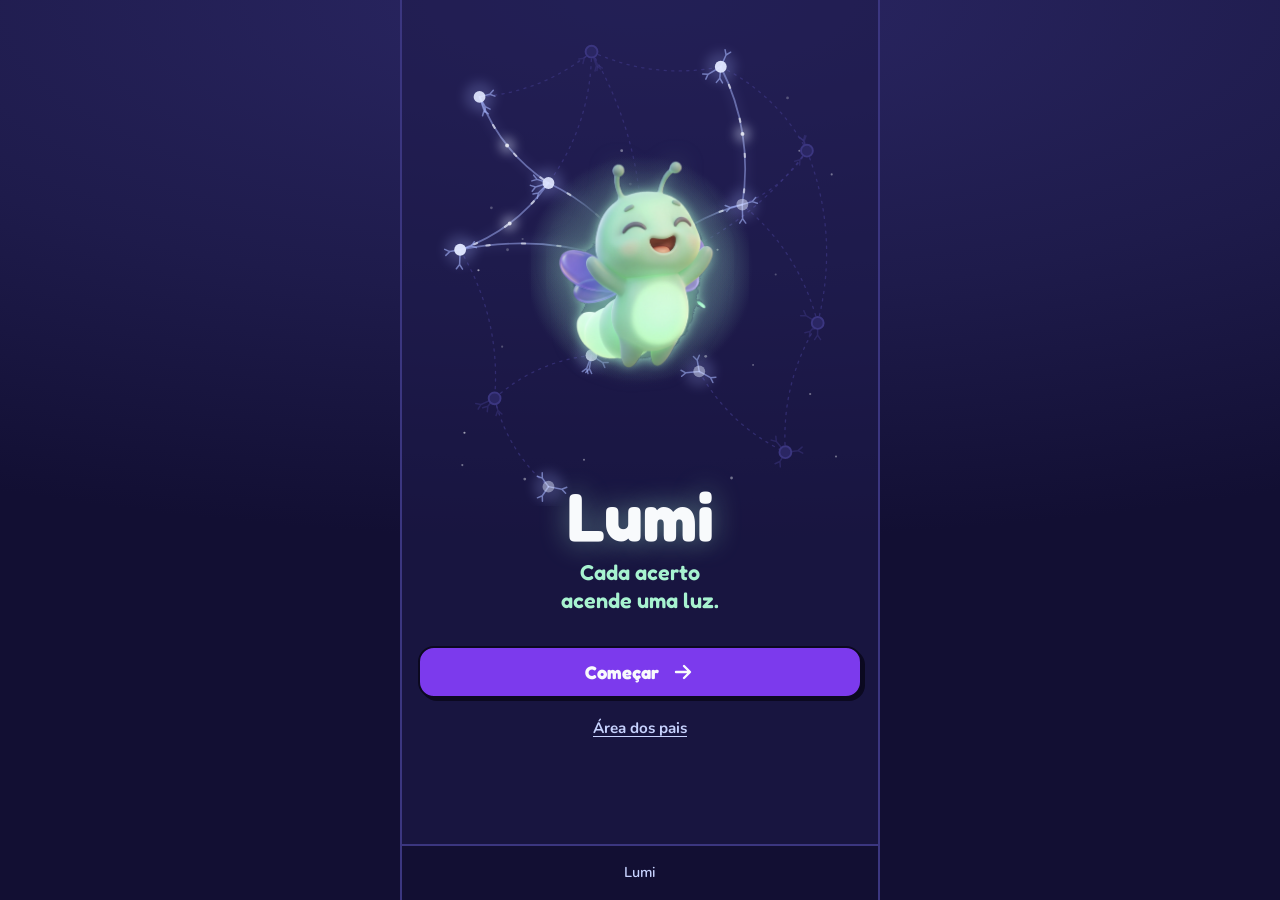
<file: index.html>
<!DOCTYPE html>
<html lang="pt-BR">
<head>
  <meta charset="UTF-8">
  <meta name="viewport" content="width=device-width, initial-scale=1">
  <title>Lumi</title>
  <meta name="description" content="Lumi: cada acerto acende uma luz.">
  <link rel="preconnect" href="https://fonts.googleapis.com">
  <link rel="preconnect" href="https://fonts.gstatic.com" crossorigin>
  <link href="https://fonts.googleapis.com/css2?family=Fredoka:wght@500;600;700&family=Nunito:wght@600;700;800;900&display=swap" rel="stylesheet">
  <link rel="stylesheet" href="css/estilo.css">
  <script src="js/vitrine.js" defer></script>
  <script src="js/familia.js" defer></script>
  <script src="js/sons.js" defer></script>
  <script src="js/pontos.js" defer></script>
  <script src="js/fotos.js" defer></script>
  <script src="js/voz.js" defer></script>
  <script src="js/quiz.js" defer></script>
  <script src="js/tabuada.js" defer></script>
  <script src="js/curiosidades.js" defer></script>
  <script src="js/narracao.js" defer></script>
  <script src="js/calendario.js" defer></script>
  <script src="js/trilha.js" defer></script>
  <script src="js/resultado.js" defer></script>
  <script src="js/navegacao.js" defer></script>
  <script src="js/abertura.js" defer></script>
  <script src="js/app.js" defer></script>
</head>
<body>
  <main class="app">

    <!-- Abertura: rede de neurônios com a Lumi (só na primeira visita da aba) -->
    <section class="tela abertura" id="tela-abertura" aria-labelledby="titulo-abertura" hidden>
      <div class="abertura__ceu">
        <img class="abertura__rede" src="assets/rede-neuronios.svg" alt="" width="390" height="470">
        <div class="abertura__lumi halo-lumi">
          <img class="mascote mascote--lumi flutuar" src="assets/recortes/lumi-comemorando.png" alt="Lumi, o vaga-lume, comemorando" width="695" height="896">
        </div>
      </div>
      <div class="abertura__texto">
        <h1 class="abertura__titulo" id="titulo-abertura">Lumi</h1>
        <p class="abertura__frase">Cada acerto acende uma luz.</p>
        <button type="button" class="botao-principal abertura__comecar" data-ir="inicio">
          <span>Começar</span>
          <svg class="icone" viewBox="0 0 24 24" width="24" height="24" aria-hidden="true" focusable="false"><path d="M5 12h13M13 6l6 6-6 6" fill="none" stroke="currentColor" stroke-width="2.4" stroke-linecap="round" stroke-linejoin="round"/></svg>
        </button>
        <button type="button" class="botao-link" data-ir="pais">Área dos pais</button>
      </div>
    </section>

    <!-- Tela inicial -->
    <section class="tela" id="tela-inicio">
      <header class="cabecalho visualmente-oculto">
        <h1 class="cabecalho__nome">Lumi</h1>
        <p class="cabecalho__frase">Cada acerto acende uma luz</p>
      </header>

      <div class="inicio">
        <!-- Topo: nível, barra do nível e total de pontos -->
        <div class="inicio-topo">
          <button type="button" class="botao-voltar" data-ir="abertura"><svg viewBox="0 0 24 24" width="22" height="22" aria-hidden="true" focusable="false"><path d="M15 5l-7 7 7 7" fill="none" stroke="currentColor" stroke-width="2.6" stroke-linecap="round" stroke-linejoin="round"/></svg><span class="visualmente-oculto">Voltar para a abertura</span></button>
          <span class="pilula pilula--nivel">Nível <span id="inicio-nivel">1</span></span>
          <div class="barra-nivel" id="inicio-nivel-barra" role="progressbar" aria-label="Pontos no nível atual" aria-valuemin="0" aria-valuemax="50" aria-valuenow="0">
            <div class="barra-nivel__preenchido" id="inicio-nivel-preenchido"></div>
          </div>
          <span class="inicio-topo__conta" id="inicio-nivel-conta">0/50</span>
          <span class="pilula pilula--pontos">
            <svg viewBox="0 0 24 24" width="16" height="16" aria-hidden="true" focusable="false"><path d="M12 3.5l2.6 5.3 5.9.9-4.3 4.1 1 5.8L12 16.9l-5.2 2.7 1-5.8-4.3-4.1 5.9-.9z" fill="none" stroke="currentColor" stroke-width="2" stroke-linejoin="round"/></svg>
            <span id="inicio-pontos">0</span><span class="visualmente-oculto"> pontos</span>
          </span>
        </div>

        <!-- Lumi com balão de fala -->
        <div class="guia guia--lumi">
          <img class="mascote mascote--lumi guia__mascote" src="assets/recortes/lumi-lapis.png" alt="Lumi segurando um lápis" width="666" height="900">
          <p class="balao guia__balao">Oi! Bora transformar o caderno em missão?</p>
        </div>

        <button type="button" class="botao-principal botao-principal--grande" data-ir="fotoquest">
          <svg class="icone" viewBox="0 0 24 24" width="28" height="28" aria-hidden="true" focusable="false">
            <path d="M4 8.5A2.5 2.5 0 0 1 6.5 6h1.6l1.2-1.8A1.5 1.5 0 0 1 10.5 3.5h3a1.5 1.5 0 0 1 1.2.7L15.9 6h1.6A2.5 2.5 0 0 1 20 8.5v8a2.5 2.5 0 0 1-2.5 2.5h-11A2.5 2.5 0 0 1 4 16.5z" fill="none" stroke="currentColor" stroke-width="1.8" stroke-linejoin="round"/>
            <circle cx="12" cy="12.5" r="3.5" fill="none" stroke="currentColor" stroke-width="1.8"/>
          </svg>
          <span>Nova missão</span>
        </button>

        <!-- O card grande saiu. A narração fica no item "Ouvir" da barra de baixo. -->
        <section class="area-doris" aria-labelledby="titulo-doris" hidden>
          <h2 class="area-doris__titulo" id="titulo-doris">Leia comigo</h2>
        </section>

        <!-- Trilha: cada missão salva é uma parada -->
        <section class="missoes" id="missoes" aria-labelledby="titulo-missoes">
          <h2 class="missoes__titulo visualmente-oculto" id="titulo-missoes">Suas missões</h2>
          <ul class="missoes__lista trilha" id="lista-missoes"></ul>
        </section>

        <!-- Próxima prova (some quando não há prova marcada) -->
        <button type="button" class="chip-prova" id="inicio-prova" data-ir="provas" hidden>
          <svg viewBox="0 0 24 24" width="20" height="20" aria-hidden="true" focusable="false"><rect x="4" y="5.5" width="16" height="14.5" rx="2.5" fill="none" stroke="currentColor" stroke-width="2"/><path d="M4 10h16M8.5 3.5v4M15.5 3.5v4" fill="none" stroke="currentColor" stroke-width="2" stroke-linecap="round"/></svg>
          <span id="inicio-prova-texto"></span>
        </button>
      </div>
    </section>

    <!-- Voz da família: gravar, gerar e ouvir a narração -->
    <section class="tela" id="tela-narracao" aria-labelledby="titulo-narracao" hidden>
      <div class="barra-topo">
        <button type="button" class="botao-voltar" data-ir="inicio"><svg viewBox="0 0 24 24" width="22" height="22" aria-hidden="true" focusable="false"><path d="M15 5l-7 7 7 7" fill="none" stroke="currentColor" stroke-width="2.6" stroke-linecap="round" stroke-linejoin="round"/></svg><span class="visualmente-oculto">Voltar</span></button>
        <h1 class="barra-topo__titulo" id="titulo-narracao">Voz da família</h1>
      </div>

      <div class="conteudo">
        <p class="aviso-gravacao" id="narracao-mensagem" role="status" aria-live="polite" hidden></p>

        <!-- 1. Gravar a voz para criar a voz digital -->
        <div class="narracao-bloco" id="narracao-gravar" hidden>
          <img class="mascote narracao__mascote" src="assets/recortes/duas-lapis.png" alt="Dóris segurando um lápis, com a Lumi na ponta" width="879" height="698">
          <h2 class="tabuada-subtitulo">Crie a voz digital da família</h2>
          <p class="campo__ajuda">Grave de 30 a 45 segundos lendo o texto abaixo, num lugar silencioso, com o celular a um palmo da boca. Fale com a sua voz de sempre, sem pressa. Com essa gravação, o app cria uma voz parecida com a sua para narrar um fato das missões.</p>

          <p class="aviso-gravacao" id="narracao-sem-suporte" role="alert" hidden></p>

          <div class="narracao-bloco" id="narracao-area-gravacao">
            <label class="declaracao" for="narracao-aceite">
              <input type="checkbox" id="narracao-aceite">
              <span>Esta é a minha voz. Ela será enviada à ElevenLabs para criar uma voz digital, usada só para narrar as missões da minha família. Posso apagar a voz a qualquer momento, e ela também será apagada no serviço.</span>
            </label>

            <div class="roteiro vidro">
              <h3 class="roteiro__titulo">Texto para ler em voz alta</h3>
              <p>Oi! Hoje vamos estudar juntos. Cada missão é uma aventura nova, e cada acerto acende uma luz no caminho.</p>
              <p>Quando a gente erra, não tem problema. O erro mostra o que ainda falta aprender, e a próxima tentativa fica mais fácil.</p>
              <p>Você sabia que a água do mar sobe para o céu, vira nuvem e volta como chuva? O mundo está cheio de perguntas curiosas esperando por você.</p>
              <p>Eu estou aqui, torcendo por você. Vamos lá!</p>
            </div>

            <p class="cronometro" id="narracao-cronometro" aria-live="off" hidden>0:00</p>
            <button type="button" class="botao-principal" id="narracao-botao-gravar" disabled>Começar a gravar</button>
          </div>
        </div>

        <!-- 2. Esperando: criando a voz ou gerando a narração -->
        <div class="narracao-bloco narracao-bloco--centro" id="narracao-esperando" hidden>
          <img class="mascote narracao__mascote narracao__mascote--pequena" src="assets/recortes/doris-olhos-fechados.png" alt="" width="715" height="900">
          <p class="narracao-titulo" id="narracao-esperando-titulo"></p>
          <div class="progresso-estimado" id="narracao-progresso" role="progressbar" aria-label="Progresso" aria-valuemin="0" aria-valuemax="100" aria-valuenow="0">
            <div class="progresso-estimado__barra" id="narracao-progresso-barra"></div>
          </div>
          <p class="campo__ajuda" id="narracao-tempo"></p>
        </div>

        <!-- 3. Ouvir o fato, estilo teleprompter -->
        <div class="narracao-bloco" id="narracao-ouvir" hidden>
          <img class="mascote narracao__mascote narracao__mascote--pequena" src="assets/recortes/doris-olhos-fechados.png" alt="Dóris de olhos fechados, ouvindo" width="715" height="900">
          <p class="narracao-origem" id="narracao-origem"></p>
          <div class="teleprompter vidro" id="narracao-teleprompter"></div>
          <button type="button" class="botao-principal botao-principal--grande botao--laranja" id="narracao-tocar">
            <svg class="icone" viewBox="0 0 24 24" width="28" height="28" aria-hidden="true" focusable="false"><path d="M8 5.5v13l10.5-6.5z" fill="currentColor"/></svg>
            <span id="narracao-tocar-texto">Ouvir</span>
          </button>
          <button type="button" class="botao-secundario" id="narracao-aleatoria">Curiosidade aleatória</button>
          <!-- Sem voz digital: as curiosidades continuam (voz do aparelho) e este botão leva à gravação -->
          <button type="button" class="botao-principal botao--laranja" id="narracao-criar-voz" hidden data-vitrine-esconder>Criar a voz da família</button>
          <p class="campo__ajuda" id="narracao-restantes"></p>

          <details class="outro-texto vidro" id="narracao-outro">
            <summary class="outro-texto__titulo">Ler outra curiosidade</summary>
            <div class="outro-texto__conteudo">
              <label class="dissertativa__rotulo" for="narracao-texto-livre">Escreva uma curiosidade ou envie a foto de uma:</label>
              <textarea class="dissertativa__campo" id="narracao-texto-livre" rows="4" maxlength="300" placeholder="Ex.: O polvo tem três corações."></textarea>
              <p class="campo__ajuda"><span id="narracao-contador">0</span> de 300 caracteres. Não escreva nomes de pessoas, escolas ou professoras.</p>

              <input type="file" id="narracao-imagem" class="visualmente-oculto" accept="image/*" data-vitrine-esconder>
              <label class="botao-secundario botao-arquivo" for="narracao-imagem" id="narracao-imagem-rotulo" data-vitrine-esconder>Enviar uma imagem com a curiosidade</label>

              <button type="button" class="botao-principal" id="narracao-ler-texto">Ler esta curiosidade</button>
            </div>
          </details>
        </div>
      </div>
    </section>

    <!-- Provas: calendário mensal -->
    <section class="tela" id="tela-provas" aria-labelledby="titulo-provas" hidden>
      <div class="barra-topo">
        <button type="button" class="botao-voltar" id="provas-voltar" data-ir="pais"><svg viewBox="0 0 24 24" width="22" height="22" aria-hidden="true" focusable="false"><path d="M15 5l-7 7 7 7" fill="none" stroke="currentColor" stroke-width="2.6" stroke-linecap="round" stroke-linejoin="round"/></svg><span class="visualmente-oculto">Voltar</span></button>
        <h1 class="barra-topo__titulo" id="titulo-provas">Provas</h1>
      </div>

      <div class="conteudo">
        <img class="mascote provas__mascote" src="assets/recortes/doris-joinha.png" alt="Dóris fazendo joinha" width="700" height="761">

        <p class="aviso-gravacao" id="provas-mensagem" role="status" aria-live="polite" hidden></p>

        <div class="calendario vidro">
          <div class="calendario__topo">
            <button type="button" class="calendario__seta" id="provas-anterior" aria-label="Mês anterior"><svg viewBox="0 0 24 24" width="22" height="22" aria-hidden="true" focusable="false"><path d="M15 5l-7 7 7 7" fill="none" stroke="currentColor" stroke-width="2.4" stroke-linecap="round" stroke-linejoin="round"/></svg></button>
            <h2 class="calendario__mes" id="provas-mes" aria-live="polite"></h2>
            <button type="button" class="calendario__seta" id="provas-seguinte" aria-label="Próximo mês"><svg viewBox="0 0 24 24" width="22" height="22" aria-hidden="true" focusable="false"><path d="M9 5l7 7-7 7" fill="none" stroke="currentColor" stroke-width="2.4" stroke-linecap="round" stroke-linejoin="round"/></svg></button>
          </div>
          <div class="calendario__semana calendario__semana--nomes" aria-hidden="true">
            <span>D</span><span>S</span><span>T</span><span>Q</span><span>Q</span><span>S</span><span>S</span>
          </div>
          <div class="calendario__grade" id="provas-grade" role="grid" aria-labelledby="provas-mes"></div>
        </div>

        <button type="button" class="botao-secundario" id="provas-proxima">Próxima prova</button>

        <section class="cartao-dia vidro" id="provas-cartao" aria-live="polite" hidden></section>

        <button type="button" class="botao-principal botao--sol" id="provas-nova">Adicionar prova</button>

        <form class="campo vidro" id="provas-formulario" novalidate hidden>
          <h2 class="campo__titulo">Nova prova</h2>
          <label class="campo-rotulo" for="prova-materia">Prova de</label>
          <select class="campo-texto" id="prova-materia">
            <option value="">Escolha...</option>
            <option value="portugues">Português</option>
            <option value="matematica">Matemática</option>
            <option value="ciencias">Ciências</option>
            <option value="historia">História</option>
            <option value="geografia">Geografia</option>
            <option value="outra">Outra</option>
          </select>
          <div class="campo-outra" id="prova-outra-caixa" hidden>
            <label for="prova-outra">Qual é a prova?</label>
            <input type="text" id="prova-outra" maxlength="40" placeholder="Ex.: Inglês" autocomplete="off">
            <p class="campo__ajuda">Não escreva o nome da criança nem da escola.</p>
          </div>
          <div class="campos-lado-a-lado">
            <div>
              <label class="campo-rotulo" for="prova-data">Dia</label>
              <input class="campo-texto" type="date" id="prova-data">
            </div>
            <div>
              <label class="campo-rotulo" for="prova-hora">Horário</label>
              <input class="campo-texto" type="time" id="prova-hora" value="08:00">
            </div>
          </div>
          <button type="submit" class="botao-principal">Salvar prova</button>
          <button type="button" class="botao-secundario" id="prova-cancelar">Cancelar</button>
        </form>

        <div class="provas-google vidro" data-vitrine-esconder>
          <p class="selo-google" id="provas-google-conectado" hidden>
            <svg viewBox="0 0 24 24" width="18" height="18" aria-hidden="true" focusable="false"><path d="M5 12.5l4.5 4.5L19 7.5" fill="none" stroke="currentColor" stroke-width="3" stroke-linecap="round" stroke-linejoin="round"/></svg>
            Google Agenda conectado
          </p>
          <button type="button" class="botao-principal" id="provas-enviar-todas">Enviar todas as provas para o Google Agenda</button>
          <p class="provas-google__situacao" id="provas-google-situacao" role="status" aria-live="polite" hidden></p>
          <div class="provas-google__acoes">
            <button type="button" class="botao-principal botao-pequeno" id="provas-google-entrar" hidden>Entrar com Google</button>
            <button type="button" class="botao-secundario botao-pequeno" id="provas-google-ics" hidden>Baixar .ics com todas as provas</button>
          </div>
          <button type="button" class="botao-apagar" id="provas-desconectar">Desconectar Google Agenda</button>
        </div>
      </div>
    </section>

    <!-- Área dos pais -->
    <section class="tela" id="tela-pais" aria-labelledby="titulo-pais" hidden>
      <div class="barra-topo">
        <button type="button" class="botao-voltar" data-ir="inicio"><svg viewBox="0 0 24 24" width="22" height="22" aria-hidden="true" focusable="false"><path d="M15 5l-7 7 7 7" fill="none" stroke="currentColor" stroke-width="2.6" stroke-linecap="round" stroke-linejoin="round"/></svg><span class="visualmente-oculto">Voltar</span></button>
        <h1 class="barra-topo__titulo" id="titulo-pais">Área dos pais</h1>
        <img class="mascote barra-topo__mascote" src="assets/recortes/doris-joinha.png" alt="" width="700" height="761">
      </div>

      <div class="conteudo">
        <button type="button" class="botao-cartao botao--sol" data-ir="provas">
          <svg viewBox="0 0 24 24" width="28" height="28" aria-hidden="true" focusable="false"><rect x="4" y="5.5" width="16" height="14.5" rx="2.5" fill="none" stroke="currentColor" stroke-width="2"/><path d="M4 10h16M8.5 3.5v4M15.5 3.5v4" fill="none" stroke="currentColor" stroke-width="2" stroke-linecap="round"/></svg>
          <span>Provas: datas e Google Agenda</span>
        </button>

        <section class="campo vidro" aria-labelledby="titulo-sons">
          <h2 class="campo__titulo" id="titulo-sons">Sons do app</h2>
          <label class="declaracao" for="pais-sons">
            <input type="checkbox" id="pais-sons" checked>
            <span>Tocar sons nos botões, nos acertos e nas medalhas.</span>
          </label>
        </section>

        <section class="campo vidro" aria-labelledby="titulo-voz-digital">
          <h2 class="campo__titulo" id="titulo-voz-digital">Voz digital da família</h2>
          <p class="campo__ajuda" id="pais-voz-digital-estado"></p>
          <button type="button" class="botao-secundario" id="narracao-regravar" hidden>Gravar a voz de novo</button>
          <button type="button" class="botao-apagar" id="narracao-apagar-voz" hidden>Apagar a voz digital</button>
        </section>

        <section class="campo vidro" aria-labelledby="titulo-minha-voz">
          <h2 class="campo__titulo" id="titulo-minha-voz">Minha voz</h2>
          <p class="campo__ajuda">Grave as frases com a sua voz. Elas tocam durante as missões. Os áudios ficam só neste aparelho.</p>

          <p class="aviso-gravacao" id="voz-sem-suporte" role="alert" hidden></p>

          <div class="voz-area" id="voz-area" hidden>
            <div class="consentimento" id="voz-consentimento">
              <p class="dica" id="voz-dica">Antes de gravar, procure um lugar silencioso e fale perto do microfone do celular.</p>
              <label class="declaracao" for="voz-aceite">
                <input type="checkbox" id="voz-aceite">
                <span>Esta é a minha voz. Ela será usada só para narrar as missões da minha família, e posso apagar quando quiser.</span>
              </label>
              <p class="campo__ajuda" id="voz-aceite-data" hidden></p>
            </div>

            <ul class="frases" id="voz-frases" aria-label="Frases para gravar"></ul>
            <p class="mensagem" id="voz-mensagem" role="status" aria-live="polite"></p>
          </div>
        </section>

        <!-- Apagar tudo: fica aqui, longe da criança (mesmo id e mesmo comportamento de antes) -->
        <button type="button" class="botao-apagar botao-apagar--perigo" id="botao-apagar">Apagar dados da família</button>
        <p class="mensagem" id="mensagem-inicio" role="status" aria-live="polite"></p>
      </div>
    </section>

    <!-- Tabuada -->
    <section class="tela" id="tela-tabuada" aria-labelledby="titulo-tabuada" hidden>
      <div class="barra-topo">
        <button type="button" class="botao-voltar" id="tabuada-voltar"><svg viewBox="0 0 24 24" width="22" height="22" aria-hidden="true" focusable="false"><path d="M15 5l-7 7 7 7" fill="none" stroke="currentColor" stroke-width="2.6" stroke-linecap="round" stroke-linejoin="round"/></svg><span class="visualmente-oculto">Voltar</span></button>
        <h1 class="barra-topo__titulo" id="titulo-tabuada">Tabuada</h1>
      </div>

      <div class="conteudo">
        <!-- Menu dos modos -->
        <div class="tabuada-bloco" id="tabuada-menu">
          <div class="nivel">
            <img class="mascote mascote--lumi nivel__lumi" src="assets/recortes/lumi-abraco-lapis.png" alt="Lumi abraçando um lápis" width="644" height="790">
            <div class="nivel__info">
              <p class="nivel__titulo"><span class="nivel__rotulo">Nível</span> <span class="nivel__numero" id="tabuada-nivel">1</span></p>
              <div class="nivel__barra" id="tabuada-nivel-barra" role="progressbar" aria-label="Pontos no nível atual" aria-valuemin="0" aria-valuemax="50" aria-valuenow="0">
                <div class="nivel__preenchido" id="tabuada-nivel-preenchido"></div>
              </div>
              <p class="nivel__detalhe" id="tabuada-nivel-detalhe"></p>
            </div>
          </div>

          <h2 class="tabuada-subtitulo">Suas medalhas</h2>
          <ul class="medalhas" id="tabuada-medalhas"></ul>

          <h2 class="tabuada-subtitulo">Escolha o modo</h2>
          <div class="modos">
            <button type="button" class="modo modo--falta vidro" data-modo="falta">
              <span class="modo__icone" aria-hidden="true">
                <!-- lápis -->
                <svg viewBox="0 0 24 24" width="32" height="32" focusable="false"><path d="M4 20l1-4.5L15.5 5a2.1 2.1 0 0 1 3 0l.5.5a2.1 2.1 0 0 1 0 3L8.5 19z" fill="none" stroke="currentColor" stroke-width="2" stroke-linejoin="round"/><path d="M13.5 7l3.5 3.5M5 15.5l3.5 3.5" fill="none" stroke="currentColor" stroke-width="2" stroke-linecap="round"/></svg>
              </span>
              <span class="modo__texto">
                <strong>Qual é o número que falta</strong>
                <span>Ex.: 7 × ___ = 56</span>
              </span>
            </button>
            <button type="button" class="modo modo--numero vidro" data-modo="numero">
              <span class="modo__icone" aria-hidden="true">
                <!-- escada -->
                <svg viewBox="0 0 24 24" width="32" height="32" focusable="false"><path d="M7 3v18M17 3v18M7 7h10M7 12h10M7 17h10" fill="none" stroke="currentColor" stroke-width="2" stroke-linecap="round"/></svg>
              </span>
              <span class="modo__texto">
                <strong>Tabuada de um número</strong>
                <span>Escolha de 1 a 10 e responda a sequência</span>
              </span>
            </button>
            <button type="button" class="modo modo--desafio vidro" data-modo="desafio">
              <span class="modo__icone" aria-hidden="true">
                <!-- cronômetro -->
                <svg viewBox="0 0 24 24" width="32" height="32" focusable="false"><circle cx="12" cy="14" r="7.5" fill="none" stroke="currentColor" stroke-width="2"/><path d="M12 14V10.5M9.5 2.5h5M12 2.5v4M18.5 7l1.5-1.5" fill="none" stroke="currentColor" stroke-width="2" stroke-linecap="round"/></svg>
              </span>
              <span class="modo__texto">
                <strong>Desafio contra o tempo</strong>
                <span>10 contas em 60 segundos</span>
              </span>
            </button>
            <button type="button" class="modo modo--revisao vidro" data-modo="revisao" id="modo-revisao">
              <span class="modo__icone" aria-hidden="true">
                <!-- setas circulares -->
                <svg viewBox="0 0 24 24" width="32" height="32" focusable="false"><path d="M19.5 10A8 8 0 0 0 5.6 6.6M4.5 14a8 8 0 0 0 13.9 3.4" fill="none" stroke="currentColor" stroke-width="2" stroke-linecap="round"/><path d="M5 2.5v4.5h4.5M19 21.5V17h-4.5" fill="none" stroke="currentColor" stroke-width="2" stroke-linecap="round" stroke-linejoin="round"/></svg>
              </span>
              <span class="modo__texto">
                <strong>Revisão de erros</strong>
                <span id="revisao-detalhe"></span>
              </span>
            </button>
          </div>
        </div>

        <!-- Escolher o número -->
        <div class="tabuada-bloco" id="tabuada-numeros" hidden>
          <h2 class="tabuada-subtitulo">Qual tabuada?</h2>
          <div class="grade-numeros" id="grade-numeros"></div>
        </div>

        <!-- Rodada -->
        <form class="tabuada-bloco" id="tabuada-jogo" novalidate hidden>
          <div class="tabuada-topo">
            <span id="tabuada-progresso"></span>
            <span class="tabuada-tempo" id="tabuada-tempo" role="timer" aria-live="off" hidden></span>
          </div>
          <!-- Barra do tempo do desafio (só aparece com o relógio) -->
          <div class="barra-tempo" id="tabuada-tempo-barra" aria-hidden="true" hidden>
            <div class="barra-tempo__preenchido" id="tabuada-tempo-preenchido"></div>
          </div>
          <p class="tabuada-conta" id="tabuada-conta"></p>
          <label class="visualmente-oculto" for="tabuada-resposta">Sua resposta</label>
          <input class="tabuada-resposta" id="tabuada-resposta" type="text" inputmode="numeric" pattern="[0-9]*" maxlength="3" autocomplete="off">
          <button type="submit" class="botao-principal" id="tabuada-conferir">Conferir</button>
          <div class="feedback" id="tabuada-feedback" role="status" aria-live="polite" hidden></div>
          <button type="button" class="botao-principal" id="tabuada-proxima" hidden>Próxima</button>
        </form>

        <!-- Fim da rodada -->
        <div class="tabuada-bloco resultado" id="tabuada-fim" hidden>
          <img class="mascote resultado__mascote resultado__mascote--pequena" src="assets/recortes/duas-comemorando.png" alt="" width="900" height="890">
          <h2 class="resultado__titulo" id="tabuada-fim-titulo"></h2>
          <div class="conquista-distintivo" id="tabuada-fim-distintivo" aria-hidden="true" hidden></div>
          <p class="pontos pontos--grande"><span id="tabuada-fim-pontos">0</span> pontos</p>
          <p class="resultado__detalhe" id="tabuada-fim-detalhe"></p>
          <p class="conquista" id="tabuada-fim-medalha" hidden></p>
          <p class="conquista conquista--nivel" id="tabuada-fim-nivel" hidden></p>
          <button type="button" class="botao-principal" id="tabuada-de-novo">Jogar de novo</button>
          <button type="button" class="botao-secundario" id="tabuada-menu-voltar">Escolher outro modo</button>
        </div>
      </div>
    </section>

    <!-- FotoQuest: escolher a foto -->
    <section class="tela" id="tela-fotoquest" aria-labelledby="titulo-fotoquest" hidden>
      <div class="barra-topo">
        <button type="button" class="botao-voltar" data-ir="inicio"><svg viewBox="0 0 24 24" width="22" height="22" aria-hidden="true" focusable="false"><path d="M15 5l-7 7 7 7" fill="none" stroke="currentColor" stroke-width="2.6" stroke-linecap="round" stroke-linejoin="round"/></svg><span class="visualmente-oculto">Voltar</span></button>
        <h1 class="barra-topo__titulo" id="titulo-fotoquest">FotoQuest</h1>
      </div>

      <form class="conteudo" id="form-fotos" novalidate>
        <div class="guia guia--doris">
          <img class="mascote guia__mascote" src="assets/recortes/doris-acenando.png" alt="Dóris, a coruja, acenando" width="812" height="900">
          <p class="balao guia__balao">Mostra o que você estudou que eu viro missão!</p>
        </div>

        <fieldset class="campo vidro">
          <legend class="campo__titulo">1. Qual é a disciplina?</legend>
          <div class="chips">
            <label class="chip"><input type="radio" name="disciplina" value="portugues"><span>Português</span></label>
            <label class="chip"><input type="radio" name="disciplina" value="matematica"><span>Matemática</span></label>
            <label class="chip"><input type="radio" name="disciplina" value="ciencias"><span>Ciências</span></label>
            <label class="chip"><input type="radio" name="disciplina" value="historia"><span>História</span></label>
            <label class="chip"><input type="radio" name="disciplina" value="geografia"><span>Geografia</span></label>
            <label class="chip"><input type="radio" name="disciplina" value="outra"><span>Outra</span></label>
          </div>
          <div class="campo-outra" id="campo-outra" hidden>
            <label for="disciplina-outra">Qual disciplina?</label>
            <input type="text" id="disciplina-outra" maxlength="40" autocomplete="off" placeholder="Ex.: Inglês">
          </div>
        </fieldset>

        <fieldset class="campo vidro">
          <legend class="campo__titulo">2. Fotos do material</legend>
          <p class="campo__ajuda">De 1 a 10 fotos, em JPG, PNG ou HEIC.</p>
          <div class="botoes-foto">
            <!-- Câmera traseira direto no celular -->
            <input type="file" id="entrada-camera" class="visualmente-oculto" accept="image/*" capture="environment">
            <label class="botao-foto" for="entrada-camera" id="rotulo-camera">Tirar foto</label>

            <!-- Galeria: o mesmo campo, sem o atributo capture -->
            <input type="file" id="entrada-galeria" class="visualmente-oculto" accept="image/*" multiple>
            <label class="botao-foto botao-foto--galeria" for="entrada-galeria" id="rotulo-galeria">Galeria</label>
          </div>
          <p class="contador" id="contador-fotos" aria-live="polite"></p>
          <ul class="miniaturas" id="miniaturas" aria-label="Fotos escolhidas"></ul>
        </fieldset>

        <section class="aviso-privacidade" aria-labelledby="titulo-privacidade">
          <h2 class="visualmente-oculto" id="titulo-privacidade">Sua privacidade</h2>
          <p class="aviso-privacidade__resumo">Fotos viram missão e são apagadas.</p>
          <details class="saiba-mais">
            <summary class="saiba-mais__titulo">Saiba mais</summary>
            <div class="saiba-mais__texto">
          <p>Suas fotos são usadas só para criar as perguntas da missão e são descartadas logo depois. As perguntas ficam guardadas somente para a sua família, para você estudar quando quiser. Nenhuma outra família tem acesso a elas, e elas não são usadas para treinar sistemas. Você pode apagar tudo a qualquer momento no botão 'Apagar dados da família'.</p>
          <p>Se você criar a voz digital da família, a gravação da sua voz é enviada à ElevenLabs, que cria e guarda essa voz até a família apagar. O botão 'Apagar dados da família' também apaga a voz digital no serviço.</p>
            </div>
          </details>
        </section>

        <label class="declaracao" for="declaracao">
          <input type="checkbox" id="declaracao">
          <span>Declaro que as fotos enviadas são de cadernos ou materiais de estudo meus ou do meu filho, e que serão usadas apenas para estudo da nossa família.</span>
        </label>

        <p class="aviso-vitrine" data-vitrine-mostrar>Na vitrine, usamos uma missão de exemplo. Suas fotos não saem do aparelho.</p>

        <button type="submit" class="botao-principal" id="botao-enviar" disabled>Criar minha missão</button>

        <p class="mensagem" id="mensagem-foto" role="status" aria-live="polite"></p>
      </form>
    </section>

    <!-- Aviso de disciplina diferente -->
    <section class="tela" id="tela-disciplina" aria-labelledby="titulo-disciplina" hidden>
      <div class="conteudo conteudo--centro">
        <img class="mascote mascote--aviso" src="assets/recortes/doris-livro.png" alt="" width="634" height="741">
        <h1 class="titulo-aviso" id="titulo-disciplina">Hmm, será a matéria certa?</h1>
        <p class="texto-aviso" id="texto-disciplina"></p>
        <button type="button" class="botao-principal" id="botao-continuar">Continuar</button>
        <button type="button" class="botao-secundario" id="botao-trocar">Trocar</button>
      </div>
    </section>

    <!-- Quiz -->
    <section class="tela tela-quiz" id="tela-quiz" aria-labelledby="quiz-enunciado" hidden>
      <div class="barra-topo barra-topo--quiz">
        <button type="button" class="botao-voltar" data-ir="inicio"><svg viewBox="0 0 24 24" width="22" height="22" aria-hidden="true" focusable="false"><path d="M6.5 6.5l11 11M17.5 6.5l-11 11" fill="none" stroke="currentColor" stroke-width="2.6" stroke-linecap="round"/></svg><span class="visualmente-oculto">Sair</span></button>
        <!-- Um segmento por pergunta (o JS cria os segmentos a partir do total) -->
        <div class="progresso" id="quiz-progresso-barra" role="progressbar" aria-label="Progresso da missão" aria-valuemin="0" aria-valuemax="5" aria-valuenow="0">
          <div class="progresso__preenchido" id="quiz-progresso-preenchido"></div>
        </div>
        <span class="pontos" id="quiz-pontos">0 pontos</span>
      </div>

      <div class="conteudo">
        <p class="aviso-demo vidro" id="aviso-demo" hidden>
          <strong>Modo demonstração</strong>
          Estas são perguntas de exemplo criadas pela equipe da Lumi. A leitura das fotos não está ligada.
        </p>

        <p class="aviso-leitura vidro" id="quiz-aviso" hidden></p>

        <div class="quiz-linha">
          <p class="quiz-progresso" id="quiz-progresso"></p>
          <span class="selo-seguidas" id="quiz-seguidas" hidden></span>
        </div>

        <div class="quiz-pergunta">
          <button type="button" class="botao-leia" id="botao-leia" hidden>
            <svg class="icone" viewBox="0 0 24 24" width="24" height="24" aria-hidden="true" focusable="false">
              <path d="M4 9.5v5h3.5L12 18.5v-13L7.5 9.5z" fill="none" stroke="currentColor" stroke-width="2" stroke-linejoin="round"/>
              <path d="M15.5 9a4 4 0 0 1 0 6M18 6.5a7.5 7.5 0 0 1 0 11" fill="none" stroke="currentColor" stroke-width="2" stroke-linecap="round"/>
            </svg>
            <span class="visualmente-oculto" id="botao-leia-texto">Leia comigo</span>
          </button>
          <h2 class="quiz-enunciado" id="quiz-enunciado"></h2>
        </div>
        <p class="aviso-voz" id="aviso-voz" hidden>Este navegador não tem voz em português para ler em voz alta.</p>

        <div class="quiz-opcoes" id="quiz-opcoes"></div>
      </div>

      <!-- Painel de resposta: fica preso embaixo, estilo trilha -->
      <div class="painel-resposta">
        <div class="feedback" id="quiz-feedback" role="status" aria-live="polite" hidden></div>
        <button type="button" class="botao-principal botao--menta" id="quiz-proxima" hidden>Próxima pergunta</button>
      </div>
    </section>

    <!-- Resultado da missão -->
    <section class="tela" id="tela-resultado" aria-labelledby="titulo-resultado" hidden>
      <div class="conteudo resultado">
        <img class="mascote resultado__mascote" src="assets/recortes/duas-comemorando.png" alt="Dóris e Lumi comemorando" width="900" height="890">
        <h1 class="resultado__titulo" id="titulo-resultado">Missão completa!</h1>
        <p class="resultado__detalhe" id="resultado-detalhe"></p>

        <!-- Cartões: pontos, acertos de primeira e "sua melhor" (missão repetida) -->
        <div class="resultado-cartoes">
          <p class="cartao-numero cartao-numero--menta">
            <strong>+<span id="resultado-pontos">0</span></strong>
            <span>pontos</span>
          </p>
          <p class="cartao-numero" id="resultado-acertos-cartao" hidden>
            <strong id="resultado-acertos"></strong>
            <span>de primeira</span>
          </p>
          <p class="cartao-numero cartao-numero--sol" id="resultado-melhor-cartao" hidden>
            <strong id="resultado-melhor"></strong>
            <span>sua melhor</span>
          </p>
        </div>

        <!-- Barra de nível -->
        <div class="resultado-nivel">
          <div class="resultado-nivel__textos">
            <span id="resultado-nivel-titulo">Nível 1 → 2</span>
            <span id="resultado-nivel-faltam"></span>
          </div>
          <div class="barra-nivel" id="resultado-nivel-barra" role="progressbar" aria-label="Pontos no nível atual" aria-valuemin="0" aria-valuemax="50" aria-valuenow="0">
            <div class="barra-nivel__preenchido" id="resultado-nivel-preenchido"></div>
          </div>
        </div>

        <!-- Só aparece se a narração vai ler o fato desta missão -->
        <button type="button" class="botao-principal botao--laranja" id="resultado-ouvir" data-ir="narracao" hidden>
          <svg class="icone" viewBox="0 0 24 24" width="24" height="24" aria-hidden="true" focusable="false"><path d="M4 9.5v5h3.5L12 18.5v-13L7.5 9.5z" fill="none" stroke="currentColor" stroke-width="2" stroke-linejoin="round"/><path d="M15.5 9a4 4 0 0 1 0 6M18 6.5a7.5 7.5 0 0 1 0 11" fill="none" stroke="currentColor" stroke-width="2" stroke-linecap="round"/></svg>
          <span>Ouvir o fato da Dóris</span>
        </button>
        <button type="button" class="botao-principal" data-ir="inicio">Voltar à trilha</button>
        <button type="button" class="botao-secundario" data-ir="fotoquest">Nova missão</button>
      </div>
    </section>

  </main>

  <!-- Barra de navegação de baixo (só no Início, menu da Tabuada, Provas, Narração e Área dos pais) -->
  <nav class="nav-principal" id="nav-principal" aria-label="Navegação principal" hidden>
    <button type="button" class="nav-principal__item" data-ir="inicio" data-nav="inicio">
      <svg viewBox="0 0 24 24" width="26" height="26" aria-hidden="true" focusable="false"><path d="M6 20c0-4 12-3 12-7.5S6 9 6 5" fill="none" stroke="currentColor" stroke-width="2" stroke-linecap="round" stroke-dasharray="1 3.2"/><circle cx="6" cy="20" r="2" fill="currentColor"/><path d="M6 3.2l1.1 2.2 2.4.3-1.8 1.6.5 2.4L6 8.5 3.8 9.7l.5-2.4-1.8-1.6 2.4-.3z" fill="currentColor"/></svg>
      <span>Trilha</span>
    </button>
    <button type="button" class="nav-principal__item" data-ir="tabuada" data-nav="tabuada">
      <svg viewBox="0 0 24 24" width="26" height="26" aria-hidden="true" focusable="false"><path d="M6.5 6.5l11 11M17.5 6.5l-11 11" fill="none" stroke="currentColor" stroke-width="2.4" stroke-linecap="round"/></svg>
      <span>Tabuada</span>
    </button>
    <button type="button" class="nav-principal__item" data-ir="provas" data-nav="provas">
      <svg viewBox="0 0 24 24" width="26" height="26" aria-hidden="true" focusable="false"><rect x="4" y="5.5" width="16" height="14.5" rx="2.5" fill="none" stroke="currentColor" stroke-width="2"/><path d="M4 10h16M8.5 3.5v4M15.5 3.5v4" fill="none" stroke="currentColor" stroke-width="2" stroke-linecap="round"/></svg>
      <span>Provas</span>
    </button>
    <!-- Mesmo id de antes: Narracao.atualizarBotaoInicio() esconde quando não há voz -->
    <button type="button" class="nav-principal__item" id="botao-voz-familia" data-ir="narracao" data-nav="narracao" hidden>
      <svg viewBox="0 0 24 24" width="26" height="26" aria-hidden="true" focusable="false"><path d="M4 9.5v5h3.5L12 18.5v-13L7.5 9.5z" fill="none" stroke="currentColor" stroke-width="2" stroke-linejoin="round"/><path d="M15.5 9a4 4 0 0 1 0 6M18 6.5a7.5 7.5 0 0 1 0 11" fill="none" stroke="currentColor" stroke-width="2" stroke-linecap="round"/></svg>
      <span>Ouvir</span>
    </button>
    <button type="button" class="nav-principal__item" data-ir="pais" data-nav="pais">
      <svg viewBox="0 0 24 24" width="26" height="26" aria-hidden="true" focusable="false"><circle cx="9" cy="8" r="3.2" fill="none" stroke="currentColor" stroke-width="2"/><circle cx="17" cy="9.5" r="2.4" fill="none" stroke="currentColor" stroke-width="2"/><path d="M3.5 19.5a5.5 5.5 0 0 1 11 0M14.5 15.2a4.5 4.5 0 0 1 6 4.3" fill="none" stroke="currentColor" stroke-width="2" stroke-linecap="round"/></svg>
      <span>Pais</span>
    </button>
  </nav>

  <!-- Só na vitrine (app dentro da landing) -->
  <a class="faixa-vitrine" href="/conheca/" target="_top" data-vitrine-mostrar>Versão de demonstração · Conheça o Lumi</a>

  <footer class="rodape">
    <p>Lumi</p>
  </footer>
</body>
</html>
</file>
<file: css/estilo.css>
/* Paleta Lumi */
:root {
  --fundo: #1E1B4B;
  --fundo-escuro: #120F33;
  --superficie: #2A2663;
  --borda: #3B3680;
  --texto: #F8FAFC;
  --texto-suave: #C7D2FE;
  --primaria: #7C3AED;
  --primaria-hover: #6D28D9;
  --sucesso: #34D399;
  --brilho: #A7F3D0;
  --doris: #FB923C;
  --creme: #FFF7ED;
  --atencao: #FACC15;
  --erro: #F87171;
  --info: #38BDF8;
  --gradiente-marca: linear-gradient(135deg, var(--primaria), var(--sucesso));
}

/* Tons derivados da paleta (só misturas das variáveis acima) */
:root {
  --violeta-suave: color-mix(in srgb, var(--fundo) 62%, var(--primaria));
  --vidro: color-mix(in srgb, var(--superficie) 55%, transparent);
  --vidro-forte: color-mix(in srgb, var(--superficie) 75%, transparent);
  --vidro-borda: color-mix(in srgb, var(--texto) 14%, transparent);
  --sombra-suave: 0 10px 30px color-mix(in srgb, var(--fundo-escuro) 55%, transparent);
  --luz-lumi: color-mix(in srgb, var(--brilho) 45%, transparent);
  --raio: 20px;
}

/* Visual "adesivo": contorno escuro, sombra dura, fontes e céu */
:root {
  --contorno: #0B0920;
  --sombra-dura: 3px 3px 0 var(--contorno);
  --sombra-dura-pressionada: 1px 1px 0 var(--contorno);
  --borda-adesivo: 2.5px solid var(--contorno);
  --traco-cartao: 2.5px;
  --pressionar: translate(2px, 2px);
  --texto-escuro: var(--fundo);            /* índigo sobre cores claras */
  --trilha-apagada: var(--borda);          /* pontinhos do caminho */
  --balao: var(--creme);                   /* balões de fala das mascotes */
  --fonte-titulo: "Fredoka", "Nunito", system-ui, sans-serif;
  --fonte-texto: "Nunito", system-ui, sans-serif;
  --raio-botao: 16px;
  --raio-cartao: 18px;
  --raio-balao-ponta: 4px;
  --altura-chip: 36px;
  --fonte-abertura: 4.25rem;               /* cerca de 68px */
  --flutuacao-abertura: 8px;
  --largura-coluna: 480px;
  --largura-abertura: 420px;
  --tamanho-mascote-guia: 112px;
  --tamanho-parada: 72px;
  --tamanho-ponto: 6px;
  --espaco-trilha: 28px;
  --altura-nav: 60px;
  --raio-segmento: 6px;
  --tamanho-mascote-resultado: 260px;
  --largura-cartao-numero: 120px;
  --largura-resposta-tabuada: 200px;
  --fundo-acerto: color-mix(in srgb, var(--sucesso) 22%, var(--fundo-escuro));
  --fundo-ceu: radial-gradient(120% 60% at 50% 0%, var(--superficie) 0%, var(--fundo) 55%, var(--fundo-escuro) 100%);
  --brilho-mascote: drop-shadow(0 0 12px color-mix(in srgb, var(--brilho) 25%, transparent));
  --halo-lumi: radial-gradient(circle, color-mix(in srgb, var(--brilho) 35%, transparent) 0%, transparent 65%);
}

/* Tamanhos: mudar aqui muda o app inteiro */
:root {
  /* Espaçamentos (margens, espaços internos e entre itens) */
  --espaco-0-5: 2px;
  --espaco-1: 4px;
  --espaco-1-5: 6px;
  --espaco-2: 8px;
  --espaco-2-5: 10px;
  --espaco-3: 12px;
  --espaco-3-5: 14px;
  --espaco-4: 16px;
  --espaco-4-5: 18px;
  --espaco-5: 20px;
  --espaco-5-5: 22px;
  --espaco-6: 24px;
  --espaco-7: 28px;
  --espaco-8: 32px;
  --espaco-10: 40px;
  --espaco-14: 56px;

  /* Tamanhos de fonte */
  --fonte-0-8: 0.8rem;
  --fonte-0-9: 0.9rem;
  --fonte-0-95: 0.95rem;
  --fonte-1: 1rem;
  --fonte-1-05: 1.05rem;
  --fonte-1-1: 1.1rem;
  --fonte-1-15: 1.15rem;
  --fonte-1-2: 1.2rem;
  --fonte-1-25: 1.25rem;
  --fonte-1-3: 1.3rem;
  --fonte-1-35: 1.35rem;
  --fonte-1-4: 1.4rem;
  --fonte-1-5: 1.5rem;
  --fonte-1-6: 1.6rem;
  --fonte-1-8: 1.8rem;
  --fonte-1-9: 1.9rem;
  --fonte-2: 2rem;
  --fonte-2-2: 2.2rem;
  --fonte-2-4: 2.4rem;
  --fonte-3: 3rem;
  --fonte-3-2: 3.2rem;
  --fonte-3-5: 3.5rem;
  --fonte-5-5: 5.5rem;

  /* Cantos arredondados */
  --raio-xs: 10px;
  --raio-sm: 12px;
  --raio-md: 14px;
  --raio-lg: 16px;
  --raio-xl: 18px;
  --raio-pilula: 999px;

  /* Espessura das linhas */
  --traco-fino: 1px;
  --traco-medio: 2px;
  --traco-grosso: 5px;

  /* Contorno de foco (teclado) */
  --foco-distancia-1: 1px;
  --foco-distancia-2: 2px;
  --foco-largura: 3px;
  --foco-distancia-3: 3px;

  /* Alturas mínimas (áreas de toque, botões e campos) */
  --altura-44: 44px;
  --altura-48: 48px;
  --altura-52: 52px;
  --altura-54: 54px;
  --altura-58: 58px;
  --altura-64: 64px;
  --altura-barra: 64px;
  --altura-72: 72px;
  --altura-80: 80px;

  /* Tamanhos de imagens, ícones e caixas */
  --tamanho-8: 8px;
  --tamanho-14: 14px;
  --tamanho-24: 24px;
  --tamanho-32: 32px;
  --tamanho-56: 56px;
  --tamanho-64: 64px;
  --tamanho-72: 72px;
  --tamanho-88: 88px;
  --tamanho-96: 96px;
  --tamanho-112: 112px;
  --tamanho-120: 120px;
  --tamanho-160: 160px;
  --tamanho-170: 170px;
  --tamanho-200: 200px;

  /* Durações das animações */
  --duracao-toque: 0.1s;
  --duracao-rapida: 0.15s;
  --duracao-media: 0.4s;
  --duracao-conquista: 1s;
  --duracao-flutuar: 4s;

  /* Outros */
  --desfoque-vidro: 14px;
  --flutuacao-altura: 10px;
  --subida-hover: 2px;
  --largura-conteudo: 560px;
  --sublinhado-distancia: 3px;

  /* Sombras e brilhos */
  --sombra-lumi: 0 0 40px var(--luz-lumi);
  --sombra-lumi-media: 0 0 28px var(--luz-lumi);
  --sombra-botao: 0 8px 24px color-mix(in srgb, var(--primaria) 40%, transparent);
  --brilho-progresso: 0 0 12px color-mix(in srgb, var(--sucesso) 60%, transparent);
  --brilho-nivel: 0 0 10px color-mix(in srgb, var(--sucesso) 70%, transparent);
  --sombra-hover-modo: 0 14px 34px color-mix(in srgb, var(--fundo-escuro) 70%, transparent),
    0 0 0 1px color-mix(in srgb, var(--cor-modo) 45%, transparent);
  --brilho-texto-lumi: 0 0 28px var(--luz-lumi);
  --brilho-texto-lumi-pequeno: 0 0 18px var(--luz-lumi);
}

/* Base */
*,
*::before,
*::after {
  box-sizing: border-box;
}

html {
  background: var(--fundo-escuro);
}

body {
  margin: 0;
  min-height: 100vh;
  min-height: 100dvh;
  display: flex;
  flex-direction: column;
  background: var(--fundo-ceu);
  background-attachment: fixed;
  color: var(--texto);
  font-family: var(--fonte-texto);
  font-weight: 600;
  line-height: 1.5;
  -webkit-text-size-adjust: 100%;
}

/* Títulos e botões em Fredoka */
h1,
h2,
h3,
legend,
summary,
button,
.botao-foto,
.botao-arquivo,
.pontos,
.cronometro,
.tabuada-conta,
.tabuada-tempo,
.nivel__numero {
  font-family: var(--fonte-titulo);
}

h1,
h2,
h3 {
  font-weight: 600;
}

/* Foco do teclado: contorno menta claro */
:focus-visible {
  outline: var(--foco-largura) solid var(--brilho);
  outline-offset: var(--foco-distancia-2);
}

img {
  display: block;
  max-width: 100%;
}

h1,
h2,
p,
figure {
  margin: 0;
}

[hidden] {
  display: none !important;
}

.visualmente-oculto {
  position: absolute;
  width: 1px;
  height: 1px;
  padding: 0;
  margin: -1px;
  overflow: hidden;
  clip: rect(0 0 0 0);
  white-space: nowrap;
  border: 0;
}

/* Cartões (a classe continua "vidro" porque o HTML e o JS usam esse nome) */
.vidro {
  background: var(--superficie);
  border: var(--traco-cartao) solid var(--borda);
  border-radius: var(--raio-cartao);
}

/* Balão de fala das mascotes */
.balao {
  position: relative;
  padding: var(--espaco-3) var(--espaco-4);
  background: var(--balao);
  color: var(--texto-escuro);
  border: var(--borda-adesivo);
  border-radius: var(--raio-botao) var(--raio-botao) var(--raio-botao) var(--raio-balao-ponta);
  box-shadow: var(--sombra-dura);
  font-family: var(--fonte-titulo);
  font-weight: 500;
  line-height: 1.35;
}

/* Mascotes soltas: sem moldura, círculo ou quadrado */
.mascote {
  display: block;
  height: auto;
  object-fit: contain;
  border: 0;
  border-radius: 0;
  background: none;
  box-shadow: none;
}

.mascote--lumi {
  filter: var(--brilho-mascote);
}

/* Brilho suave atrás da Lumi */
.halo-lumi {
  position: relative;
  display: grid;
  place-items: center;
}

.halo-lumi::before {
  content: "";
  position: absolute;
  inset: -15%;
  background: var(--halo-lumi);
  pointer-events: none;
}

.halo-lumi > * {
  position: relative;
}

/* Telas */
.app {
  flex: 1;
  width: 100%;
  max-width: var(--largura-coluna);
  margin: 0 auto;
  display: flex;
  flex-direction: column;
}

.tela {
  flex: 1;
  display: flex;
  flex-direction: column;
}

/* Abertura: rede de neurônios, Lumi no centro, título e "Começar" */
.abertura {
  align-items: center;
  overflow: hidden;
}

.abertura__ceu {
  position: relative;
  width: 100%;
  max-width: var(--largura-abertura);
  aspect-ratio: 390 / 470; /* mesma proporção do SVG: o centro da rede fica no lugar certo */
}

.abertura__rede {
  position: absolute;
  inset: 0;
  width: 100%;
  height: 100%;
}

/* A Lumi fica no ponto onde as linhas se encontram (195, 250 no SVG) */
.abertura__lumi {
  position: absolute;
  left: 50%;
  top: calc(250 / 470 * 100%);
  width: 40%;
  transform: translate(-50%, -50%);
}

/* Disco do céu atrás da Lumi: nenhuma linha aparece por baixo dela */
.abertura__lumi::after {
  content: "";
  position: absolute;
  inset: -6%;
  background: var(--halo-lumi), radial-gradient(closest-side, var(--fundo) 45%, transparent 100%);
  pointer-events: none;
}

.abertura__lumi img {
  --flutuacao-altura: var(--flutuacao-abertura);
  z-index: 1;
  width: 100%;
}

.abertura__texto {
  width: 100%;
  max-width: var(--largura-coluna);
  margin-top: calc(-1 * var(--espaco-6));
  padding: 0 var(--espaco-4) var(--espaco-8);
  display: flex;
  flex-direction: column;
  align-items: center;
  gap: var(--espaco-2);
  text-align: center;
}

.abertura__titulo {
  font-size: var(--fonte-abertura);
  font-weight: 700;
  line-height: 1;
  text-shadow: var(--brilho-texto-lumi);
}

.abertura__frase {
  max-width: 18ch;
  color: var(--brilho);
  font-family: var(--fonte-titulo);
  font-size: var(--fonte-1-35);
  font-weight: 600;
  line-height: 1.3;
  text-wrap: balance;
}

.abertura__comecar {
  align-self: stretch;
  margin-top: var(--espaco-6);
  font-size: var(--fonte-1-25);
}

/* Cabeçalho da tela inicial */
.cabecalho {
  padding: var(--espaco-10) var(--espaco-4) var(--espaco-2);
  display: flex;
  flex-direction: column;
  align-items: center;
  gap: var(--espaco-2);
  text-align: center;
}

.cabecalho__luz,
.resultado__luz {
  position: relative;
  display: grid;
  place-items: center;
  padding: var(--espaco-7);
}

.cabecalho__luz::before,
.resultado__luz::before {
  content: "";
  position: absolute;
  inset: -20%;
  background: radial-gradient(circle, var(--luz-lumi) 0%, transparent 65%);
  pointer-events: none;
}

.cabecalho__lumi {
  position: relative;
  width: var(--tamanho-160);
  height: var(--tamanho-160);
  object-fit: cover;
  border-radius: 50%;
  border: var(--traco-medio) solid var(--vidro-borda);
  box-shadow: var(--sombra-lumi);
}

.cabecalho__nome {
  color: var(--texto);
  font-size: clamp(var(--fonte-3-5), 18vw, var(--fonte-5-5));
  font-weight: 700;
  line-height: 0.95;
  letter-spacing: 0.01em;
  text-shadow: var(--brilho-texto-lumi);
}

.cabecalho__frase {
  color: var(--texto-suave);
  font-size: clamp(var(--fonte-1-1), 4.8vw, var(--fonte-1-35));
  font-weight: 700;
  line-height: 1.3;
  max-width: 24ch;
  text-wrap: balance;
}

/* Flutuação da Lumi */
@keyframes flutuar {
  0%,
  100% {
    transform: translateY(0);
  }
  50% {
    transform: translateY(calc(-1 * var(--flutuacao-altura)));
  }
}

.flutuar {
  animation: flutuar var(--duracao-flutuar) ease-in-out infinite;
}

/* Conteúdo da tela inicial */
.inicio {
  flex: 1;
  width: 100%;
  max-width: var(--largura-conteudo);
  margin: 0 auto;
  padding: var(--espaco-4) var(--espaco-4) var(--espaco-8);
  display: flex;
  flex-direction: column;
  align-items: stretch;
  gap: var(--espaco-5);
}

/* Botão principal */
.botao-principal {
  appearance: none;
  display: flex;
  align-items: center;
  justify-content: center;
  gap: var(--espaco-3);
  border: var(--borda-adesivo);
  border-radius: var(--raio-botao);
  background: var(--primaria);
  color: var(--texto);
  font-family: var(--fonte-titulo);
  font-size: var(--fonte-1-15);
  font-weight: 700;
  line-height: 1.25;
  padding: var(--espaco-3) var(--espaco-6);
  min-height: var(--altura-52);
  cursor: pointer;
  box-shadow: var(--sombra-dura);
  transition: background-color var(--duracao-rapida) ease, transform var(--duracao-toque) ease, box-shadow var(--duracao-toque) ease;
}

.botao-principal--grande {
  font-size: var(--fonte-1-25);
  padding: var(--espaco-4) var(--espaco-6);
  min-height: var(--altura-64);
}

.botao-principal:hover {
  background: var(--primaria-hover);
}

.botao-principal:active,
.botao-secundario:active {
  transform: var(--pressionar);
  box-shadow: var(--sombra-dura-pressionada);
}

.botao-principal:focus-visible {
  outline-offset: var(--foco-distancia-3);
}

.botao-principal:disabled,
.botao-secundario:disabled {
  opacity: 0.5;
  cursor: not-allowed;
  box-shadow: none;
}

.botao-principal:disabled:hover {
  background: var(--primaria);
}

.botao-principal:disabled:active,
.botao-secundario:disabled:active {
  transform: none;
}

/* Variações coloridas: texto sempre índigo */
.botao--laranja,
.botao--sol,
.botao--menta,
.botao--info {
  color: var(--texto-escuro);
}

.botao--laranja { --cor-botao: var(--doris); }
.botao--sol { --cor-botao: var(--atencao); }
.botao--menta { --cor-botao: var(--sucesso); }
.botao--info { --cor-botao: var(--info); }

.botao--laranja,
.botao--sol,
.botao--menta,
.botao--info,
.botao--laranja:disabled:hover,
.botao--sol:disabled:hover,
.botao--menta:disabled:hover,
.botao--info:disabled:hover {
  background: var(--cor-botao);
}

.botao--laranja:hover,
.botao--sol:hover,
.botao--menta:hover,
.botao--info:hover {
  background: color-mix(in srgb, var(--cor-botao) 88%, var(--contorno));
}

.icone {
  flex-shrink: 0;
}

/* Botão secundário */
.botao-secundario {
  appearance: none;
  background: var(--superficie);
  border: var(--borda-adesivo);
  border-radius: var(--raio-botao);
  box-shadow: var(--sombra-dura);
  color: var(--texto);
  font-family: var(--fonte-titulo);
  font-size: var(--fonte-1-05);
  font-weight: 600;
  line-height: 1.25;
  padding: var(--espaco-2-5) var(--espaco-6);
  min-height: var(--altura-48);
  cursor: pointer;
  transition: background-color var(--duracao-rapida) ease, transform var(--duracao-toque) ease, box-shadow var(--duracao-toque) ease;
}

.botao-secundario:hover {
  background: var(--borda);
}

.botao-secundario:focus-visible {
  outline-offset: var(--foco-distancia-3);
}

/* Topo do Início: nível, barra e pontos */
.inicio-topo {
  display: flex;
  align-items: center;
  gap: var(--espaco-2);
}

.pilula {
  display: inline-flex;
  align-items: center;
  gap: var(--espaco-1);
  flex-shrink: 0;
  min-height: var(--altura-chip);
  padding: 0 var(--espaco-3);
  border: var(--traco-medio) solid var(--contorno);
  border-radius: var(--raio-xs);
  font-family: var(--fonte-titulo);
  font-weight: 600;
  white-space: nowrap;
}

.pilula--nivel {
  background: var(--primaria);
  color: var(--texto);
}

.pilula--pontos {
  background: var(--sucesso);
  color: var(--texto-escuro);
  box-shadow: var(--sombra-dura);
}

.barra-nivel {
  flex: 1;
  min-width: 0;
  height: var(--tamanho-14);
  padding: var(--espaco-0-5);
  border-radius: var(--raio-pilula);
  background: var(--fundo-escuro);
  border: var(--traco-medio) solid var(--contorno);
  overflow: hidden;
}

.barra-nivel__preenchido {
  width: 0;
  height: 100%;
  border-radius: var(--raio-pilula);
  background: var(--sucesso);
  transition: width var(--duracao-media) ease;
}

.inicio-topo__conta {
  flex-shrink: 0;
  color: var(--texto-suave);
  font-size: var(--fonte-0-9);
  font-weight: 800;
  font-variant-numeric: tabular-nums;
}

/* Mascote solta com balão de fala (Início e outras telas) */
.guia {
  display: flex;
  align-items: center;
  gap: var(--espaco-2);
}

.guia__mascote {
  width: var(--tamanho-mascote-guia);
  flex-shrink: 0;
}

.guia__balao {
  flex: 1;
  font-size: var(--fonte-1-05);
}

/* Trilha: missões salvas como paradas em zigue-zague */
.missoes {
  display: flex;
  flex-direction: column;
}

.missoes__lista {
  list-style: none;
  margin: 0;
  padding: 0 0 0 var(--espaco-2);
  display: flex;
  flex-direction: column;
  gap: var(--espaco-trilha);
}

.missao {
  --desvio: 0%;
  position: relative;
  display: flex;
  align-items: center;
  gap: var(--espaco-3);
  margin-left: var(--desvio);
}

/* Zigue-zague: esquerda, direita, meio */
.missao:nth-child(3n + 2) { --desvio: 32%; }
.missao:nth-child(3n) { --desvio: 12%; }

/* Pontinhos ligando uma parada à anterior */
.missao:not(:first-child)::before {
  content: "";
  position: absolute;
  bottom: 100%;
  left: calc(var(--tamanho-parada) / 2 - var(--tamanho-ponto) / 2);
  width: var(--tamanho-ponto);
  height: var(--espaco-trilha);
  background: radial-gradient(circle, var(--trilha-apagada) 45%, transparent 50%) center top / var(--tamanho-ponto) calc(var(--tamanho-ponto) * 2) repeat-y;
}

.missao__parada {
  appearance: none;
  display: grid;
  place-items: center;
  width: var(--tamanho-parada);
  height: var(--tamanho-parada);
  flex-shrink: 0;
  padding: 0;
  border: var(--borda-adesivo);
  border-radius: 50%;
  box-shadow: var(--sombra-dura);
  color: var(--texto-escuro);
  cursor: pointer;
  transition: transform var(--duracao-toque) ease, box-shadow var(--duracao-toque) ease;
}

.missao__parada svg {
  width: var(--tamanho-32);
  height: var(--tamanho-32);
}

.missao__parada:active {
  transform: var(--pressionar);
  box-shadow: var(--sombra-dura-pressionada);
}

.missao__parada:focus-visible {
  outline-offset: var(--foco-distancia-3);
}

/* Nova: sol com halo */
.missao--nova .missao__parada {
  background: var(--atencao);
  box-shadow: var(--sombra-dura), 0 0 0 var(--espaco-1-5) color-mix(in srgb, var(--atencao) 30%, transparent);
}

/* Feita: menta com ✓ */
.missao--feita .missao__parada {
  background: var(--sucesso);
}

/* Sem missões: parada apagada */
.missao--vazia .missao__parada {
  background: var(--superficie);
  border-color: var(--borda);
  color: var(--texto-suave);
  box-shadow: none;
  cursor: default;
}

.missao__textos {
  min-width: 0;
}

.missao__nome {
  font-family: var(--fonte-titulo);
  font-size: var(--fonte-1-1);
  font-weight: 600;
  line-height: 1.25;
}

.missao--vazia .missao__nome {
  color: var(--texto-suave);
  font-size: var(--fonte-1);
}

.missao__detalhe {
  color: var(--texto-suave);
  font-size: var(--fonte-0-9);
}

/* Chip da próxima prova */
.chip-prova {
  appearance: none;
  display: flex;
  align-items: center;
  gap: var(--espaco-2);
  width: 100%;
  min-height: var(--altura-48);
  padding: var(--espaco-2) var(--espaco-4);
  border: var(--borda-adesivo);
  border-radius: var(--raio-sm);
  background: var(--atencao);
  box-shadow: var(--sombra-dura);
  color: var(--texto-escuro);
  font-family: var(--fonte-titulo);
  font-size: var(--fonte-1);
  font-weight: 600;
  text-align: left;
  cursor: pointer;
}

.chip-prova:active {
  transform: var(--pressionar);
  box-shadow: var(--sombra-dura-pressionada);
}

.chip-prova svg {
  flex-shrink: 0;
}

.botao-apagar,
.botao-link {
  appearance: none;
  align-self: center;
  background: transparent;
  border: 0;
  border-radius: var(--raio-xs);
  color: var(--texto-suave);
  font: inherit;
  font-size: var(--fonte-0-95);
  font-weight: 700;
  text-decoration: underline;
  text-underline-offset: var(--sublinhado-distancia);
  padding: var(--espaco-2-5) var(--espaco-3);
  min-height: var(--altura-44);
  cursor: pointer;
}

.botao-apagar:hover,
.botao-link:hover {
  color: var(--texto);
}

.botao-apagar:focus-visible,
.botao-link:focus-visible {
  outline: var(--foco-largura) solid var(--brilho);
  outline-offset: var(--foco-distancia-2);
}

/* Apagar dados da família: link vermelho, no fim da Área dos pais */
.botao-apagar--perigo,
.botao-apagar--perigo:hover {
  color: var(--erro);
}

/* Barra de navegação de baixo */
.nav-principal {
  position: fixed;
  bottom: 0;
  left: 50%;
  z-index: 3;
  width: 100%;
  max-width: var(--largura-coluna);
  transform: translateX(-50%);
  display: grid;
  grid-auto-flow: column;
  grid-auto-columns: 1fr;
  min-height: var(--altura-nav);
  padding-bottom: env(safe-area-inset-bottom);
  background: var(--fundo-escuro);
  border-top: var(--traco-medio) solid var(--borda);
}

.nav-principal__item {
  appearance: none;
  display: flex;
  flex-direction: column;
  align-items: center;
  justify-content: center;
  gap: var(--espaco-0-5);
  min-height: var(--altura-nav);
  padding: var(--espaco-1);
  border: 0;
  background: transparent;
  color: var(--texto-suave);
  font-family: var(--fonte-titulo);
  font-size: var(--fonte-0-8);
  font-weight: 600;
  cursor: pointer;
}

.nav-principal__item:hover,
.nav-principal__item[aria-current="page"] {
  color: var(--brilho);
}

.nav-principal__item:focus-visible {
  outline-offset: calc(-1 * var(--foco-largura));
}

/* Espaço no fim da página para a barra não cobrir nada */
body.com-nav {
  padding-bottom: calc(var(--altura-nav) + env(safe-area-inset-bottom));
}

/* Na Tabuada, a barra só aparece no menu (some no jogo, na escolha do número e no fim) */
body:has(#tela-tabuada:not([hidden]) #tabuada-menu[hidden]) .nav-principal {
  display: none;
}

body:has(#tela-tabuada:not([hidden]) #tabuada-menu[hidden]) {
  padding-bottom: 0;
}

/* Barra do topo (telas internas) */
.barra-topo {
  position: sticky;
  top: 0;
  z-index: 2;
  background: color-mix(in srgb, var(--fundo-escuro) 85%, transparent);
  border-bottom: var(--traco-medio) solid var(--borda);
  -webkit-backdrop-filter: blur(var(--desfoque-vidro));
  backdrop-filter: blur(var(--desfoque-vidro));
  padding: var(--espaco-2-5) var(--espaco-4);
  min-height: var(--altura-64);
  display: flex;
  align-items: center;
  justify-content: space-between;
  gap: var(--espaco-3);
}

.barra-topo__titulo {
  flex: 1;
  min-width: 0;
  font-size: var(--fonte-1-4);
  font-weight: 600;
}

/* Botão voltar: quadradinho com ícone (o texto fica para o leitor de tela) */
.botao-voltar {
  appearance: none;
  display: grid;
  place-items: center;
  flex-shrink: 0;
  width: var(--altura-44);
  height: var(--altura-44);
  padding: 0;
  border: var(--borda-adesivo);
  border-radius: var(--raio-sm);
  background: var(--superficie);
  box-shadow: var(--sombra-dura);
  color: var(--texto);
  cursor: pointer;
}

.botao-voltar:hover {
  background: var(--borda);
}

.botao-voltar:active {
  transform: var(--pressionar);
  box-shadow: var(--sombra-dura-pressionada);
}

.botao-voltar:focus-visible {
  outline: var(--foco-largura) solid var(--brilho);
  outline-offset: var(--foco-distancia-2);
}

@media (prefers-reduced-motion: reduce) {
  .botao-voltar:active {
    transform: none;
  }
}

/* Barra de progresso da missão: um segmento por pergunta, no topo do quiz */
.progresso {
  flex: 1;
  min-width: 0;
  display: flex;
  gap: var(--espaco-1-5);
}

/* O preenchimento antigo continua no HTML (o JS usa o id), mas quem aparece são os segmentos */
.progresso__preenchido {
  display: none;
}

.progresso__segmento {
  flex: 1;
  height: var(--tamanho-14);
  border: var(--traco-medio) solid var(--contorno);
  border-radius: var(--raio-segmento);
  background: var(--fundo-escuro);
  transition: background-color var(--duracao-media) ease;
}

.progresso__segmento--feito {
  background: var(--sucesso);
}

/* Conteúdo das telas internas */
.conteudo {
  flex: 1;
  width: 100%;
  max-width: var(--largura-conteudo);
  margin: 0 auto;
  padding: var(--espaco-6) var(--espaco-4) var(--espaco-10);
  display: flex;
  flex-direction: column;
  gap: var(--espaco-5);
}

/* FotoQuest */
.botao-foto {
  display: flex;
  align-items: center;
  justify-content: center;
  min-height: var(--altura-52);
  padding: var(--espaco-3) var(--espaco-5);
  border: var(--borda-adesivo);
  border-radius: var(--raio-botao);
  background: var(--doris);
  color: var(--texto-escuro);
  font-size: var(--fonte-1-1);
  font-weight: 700;
  text-align: center;
  cursor: pointer;
  box-shadow: var(--sombra-dura);
}

.botao-foto:active {
  transform: var(--pressionar);
  box-shadow: var(--sombra-dura-pressionada);
}

.visualmente-oculto:focus-visible + .botao-foto {
  outline: var(--foco-largura) solid var(--brilho);
  outline-offset: var(--foco-distancia-3);
}

.botoes-foto {
  display: grid;
  grid-template-columns: 1fr 1fr;
  gap: var(--espaco-2-5);
}

.botao-foto--galeria {
  background: var(--superficie);
  color: var(--texto);
}

.visualmente-oculto:focus-visible + .botao-foto--galeria {
  outline: var(--foco-largura) solid var(--brilho);
  outline-offset: var(--foco-distancia-3);
}

@media (max-width: 340px) {
  .botoes-foto {
    grid-template-columns: 1fr;
  }
}

.botao-foto--cheio {
  opacity: 0.5;
  pointer-events: none;
}

/* Campos do formulário de fotos */
.campo {
  margin: 0;
  padding: var(--espaco-4);
  display: flex;
  flex-direction: column;
  gap: var(--espaco-3);
  min-width: 0;
}

.campo__titulo {
  float: left;
  width: 100%;
  padding: 0;
  font-size: var(--fonte-1-1);
  font-weight: 800;
}

.campo__titulo + * {
  clear: both;
}

.campo__ajuda {
  color: var(--texto-suave);
  font-size: var(--fonte-0-95);
}

.chips {
  display: flex;
  flex-wrap: wrap;
  gap: var(--espaco-2);
}

.chip {
  position: relative;
  display: inline-flex;
  padding: var(--espaco-1) 0; /* área de toque de 44px com o chip de 36px */
  cursor: pointer;
}

.chip input {
  position: absolute;
  opacity: 0;
  width: 1px;
  height: 1px;
}

.chip span {
  display: inline-flex;
  align-items: center;
  min-height: var(--altura-chip);
  padding: 0 var(--espaco-3-5);
  border: var(--traco-medio) solid var(--contorno);
  border-radius: var(--raio-xs);
  background: var(--superficie);
  color: var(--texto);
  font-family: var(--fonte-titulo);
  font-weight: 600;
}

.chip input:checked + span {
  background: var(--sucesso);
  color: var(--texto-escuro);
  box-shadow: var(--sombra-dura);
}

.chip input:focus-visible + span {
  outline: var(--foco-largura) solid var(--brilho);
  outline-offset: var(--foco-distancia-2);
}

.campo-outra {
  display: flex;
  flex-direction: column;
  gap: var(--espaco-1-5);
  color: var(--texto-suave);
  font-weight: 700;
}

.campo-outra input {
  min-height: var(--altura-48);
  padding: var(--espaco-2-5) var(--espaco-3-5);
  border: var(--traco-medio) solid var(--borda);
  border-radius: var(--raio-sm);
  background: var(--fundo-escuro);
  color: var(--texto);
  font: inherit;
  font-size: var(--fonte-1);
}

.campo-outra input:focus-visible {
  outline: var(--foco-largura) solid var(--brilho);
  outline-offset: var(--foco-distancia-2);
}

.contador {
  color: var(--texto-suave);
  font-weight: 700;
}

.contador:empty {
  display: none;
}

.miniaturas {
  list-style: none;
  margin: 0;
  padding: 0;
  display: grid;
  grid-template-columns: repeat(auto-fill, minmax(var(--tamanho-88), 1fr));
  gap: var(--espaco-2-5);
}

.miniaturas:empty {
  display: none;
}

.miniatura {
  position: relative;
  aspect-ratio: 3 / 4;
  border: var(--borda-adesivo);
  border-radius: var(--raio-sm);
  overflow: hidden;
  background: var(--creme);
  box-shadow: var(--sombra-dura);
  transform: rotate(var(--giro-miniatura));
}

/* Leve rotação, alternando o lado, como fotos soltas na mesa */
.miniatura:nth-child(odd) { --giro-miniatura: -3deg; }
.miniatura:nth-child(even) { --giro-miniatura: 2deg; }

.miniatura img {
  width: 100%;
  height: 100%;
  object-fit: cover;
}

.miniatura__remover {
  position: absolute;
  top: var(--espaco-1);
  right: var(--espaco-1);
  width: var(--tamanho-32);
  height: var(--tamanho-32);
  border: var(--traco-medio) solid var(--contorno);
  border-radius: 50%;
  background: var(--fundo-escuro);
  color: var(--texto);
  font: inherit;
  font-size: var(--fonte-1-2);
  line-height: 1;
  cursor: pointer;
}

.miniatura__remover:focus-visible {
  outline: var(--foco-largura) solid var(--brilho);
  outline-offset: var(--foco-distancia-1);
}

.aviso-privacidade {
  display: flex;
  flex-wrap: wrap;
  align-items: baseline;
  column-gap: var(--espaco-2);
  color: var(--texto-suave);
  font-size: var(--fonte-0-95);
}

/* "Saiba mais" abre o texto completo de privacidade */
.saiba-mais[open] {
  flex-basis: 100%;
}

.saiba-mais__titulo {
  display: inline-flex;
  align-items: center;
  min-height: var(--altura-44);
  color: var(--info);
  font-family: var(--fonte-texto);
  font-weight: 800;
  text-decoration: underline;
  text-underline-offset: var(--sublinhado-distancia);
  cursor: pointer;
  list-style: none;
}

.saiba-mais__titulo::-webkit-details-marker {
  display: none;
}

.saiba-mais[open] .saiba-mais__titulo {
  color: var(--texto);
}

.saiba-mais__texto {
  display: flex;
  flex-direction: column;
  gap: var(--espaco-2);
  padding: var(--espaco-3) var(--espaco-4);
  background: var(--superficie);
  border: var(--traco-cartao) solid var(--borda);
  border-radius: var(--raio-cartao);
}

.declaracao {
  display: flex;
  align-items: flex-start;
  gap: var(--espaco-3);
  font-weight: 700;
  cursor: pointer;
}

.declaracao input {
  flex-shrink: 0;
  width: var(--tamanho-24);
  height: var(--tamanho-24);
  margin: var(--espaco-0-5) 0 0;
  accent-color: var(--sucesso);
  cursor: pointer;
}

.mensagem {
  color: var(--texto-suave);
  text-align: center;
  min-height: 1.5em;
}

/* Aviso de disciplina */
.conteudo--centro {
  justify-content: center;
  align-items: center;
  text-align: center;
}

.conteudo--centro .botao-principal,
.conteudo--centro .botao-secundario {
  width: 100%;
}

/* Dóris solta na tela "Hmm, será a matéria certa?" */
.mascote--aviso {
  width: var(--tamanho-160);
}

.titulo-aviso {
  font-size: clamp(var(--fonte-1-5), 6vw, var(--fonte-1-9));
  font-weight: 600;
  line-height: 1.2;
}

.texto-aviso {
  color: var(--texto-suave);
  font-size: var(--fonte-1-1);
}

/* Quiz */
.pontos {
  background: var(--sucesso);
  color: var(--texto-escuro);
  border: var(--traco-medio) solid var(--contorno);
  border-radius: var(--raio-pilula);
  padding: var(--espaco-1) var(--espaco-3-5);
  font-weight: 700;
  white-space: nowrap;
}

.pontos--grande {
  font-size: var(--fonte-1-5);
  padding: var(--espaco-2-5) var(--espaco-6);
}

.aviso-demo {
  border-style: dashed;
  padding: var(--espaco-3) var(--espaco-4);
  color: var(--texto-suave);
  font-size: var(--fonte-0-95);
}

.aviso-demo strong {
  display: block;
  color: var(--texto);
  font-size: var(--fonte-1);
}

.quiz-linha {
  display: flex;
  align-items: center;
  justify-content: space-between;
  gap: var(--espaco-2);
  min-height: var(--altura-chip);
}

.quiz-progresso {
  color: var(--texto-suave);
  font-size: var(--fonte-0-8);
  font-weight: 800;
  letter-spacing: 0.06em;
  text-transform: uppercase;
}

/* Selo "N seguidas" */
.selo-seguidas {
  flex-shrink: 0;
  padding: var(--espaco-1) var(--espaco-3);
  border: var(--traco-medio) solid var(--contorno);
  border-radius: var(--raio-xs);
  background: var(--doris);
  box-shadow: var(--sombra-dura);
  color: var(--texto-escuro);
  font-family: var(--fonte-titulo);
  font-size: var(--fonte-0-9);
  font-weight: 600;
  white-space: nowrap;
}

/* Pergunta com o alto-falante ao lado */
.quiz-pergunta {
  display: flex;
  align-items: flex-start;
  gap: var(--espaco-3);
}

.quiz-enunciado {
  flex: 1;
  min-width: 0;
  font-size: var(--fonte-1-25);
  font-weight: 600;
  line-height: 1.3;
}

.quiz-enunciado:focus {
  outline: none;
}

/* Leia comigo: quadradinho azul com alto-falante */
.botao-leia {
  appearance: none;
  display: grid;
  place-items: center;
  flex-shrink: 0;
  width: var(--altura-44);
  height: var(--altura-44);
  padding: 0;
  background: var(--info);
  border: var(--borda-adesivo);
  border-radius: var(--raio-sm);
  box-shadow: var(--sombra-dura);
  color: var(--texto-escuro);
  cursor: pointer;
}

.botao-leia:hover {
  background: color-mix(in srgb, var(--info) 88%, var(--contorno));
}

.botao-leia:active {
  transform: var(--pressionar);
  box-shadow: var(--sombra-dura-pressionada);
}

.botao-leia:focus-visible {
  outline: var(--foco-largura) solid var(--brilho);
  outline-offset: var(--foco-distancia-2);
}

.botao-leia[aria-pressed="true"] {
  background: var(--brilho);
}

.aviso-voz {
  color: var(--texto-suave);
  font-size: var(--fonte-0-9);
}

.quiz-opcoes {
  display: flex;
  flex-direction: column;
  gap: var(--espaco-3);
}

.opcao {
  appearance: none;
  display: flex;
  align-items: center;
  gap: var(--espaco-3);
  width: 100%;
  min-height: var(--altura-52);
  padding: var(--espaco-3) var(--espaco-4);
  background: var(--superficie);
  border: var(--borda-adesivo);
  border-radius: var(--raio-botao);
  box-shadow: var(--sombra-dura);
  color: var(--texto);
  font: inherit;
  font-size: var(--fonte-1-05);
  font-weight: 700;
  text-align: left;
  cursor: pointer;
  transition: border-color var(--duracao-rapida) ease, background-color var(--duracao-rapida) ease, transform var(--duracao-toque) ease;
}

.opcao:hover:not(:disabled) {
  background: var(--borda);
}

.opcao:active:not(:disabled) {
  transform: var(--pressionar);
  box-shadow: var(--sombra-dura-pressionada);
}

.opcao:focus-visible {
  outline: var(--foco-largura) solid var(--brilho);
  outline-offset: var(--foco-distancia-2);
}

.opcao:disabled {
  cursor: default;
}

.opcao__letra {
  display: grid;
  place-items: center;
  width: var(--tamanho-32);
  height: var(--tamanho-32);
  flex-shrink: 0;
  border-radius: 50%;
  border: var(--traco-medio) solid currentColor;
  font-size: var(--fonte-0-9);
}

.opcao--certa,
.opcao--certa:hover:not(:disabled) {
  background: var(--brilho);
  color: var(--texto-escuro);
}

.opcao--errada {
  border-color: var(--erro);
}

.feedback {
  border: var(--borda-adesivo);
  border-radius: var(--raio-cartao);
  padding: var(--espaco-3-5) var(--espaco-4);
  font-weight: 700;
}

.feedback strong {
  display: block;
  font-family: var(--fonte-titulo);
  font-size: var(--fonte-1-25);
  font-weight: 600;
}

/* Acerto: verde-escuro com texto menta claro */
.feedback--sucesso {
  background: var(--fundo-acerto);
  color: var(--brilho);
}

/* Erro: sol com texto índigo, sempre com incentivo */
.feedback--erro {
  background: var(--atencao);
  color: var(--texto-escuro);
}

.feedback--neutro {
  background: var(--superficie);
  color: var(--texto);
}

/* Lumi pequena comemorando no acerto */
.feedback:has(.feedback__lumi) {
  display: grid;
  grid-template-columns: auto 1fr;
  align-items: center;
  column-gap: var(--espaco-3);
}

.feedback__lumi {
  grid-row: span 3;
  width: var(--tamanho-56);
}

/* Painel de resposta preso embaixo da tela do quiz */
.painel-resposta {
  position: sticky;
  bottom: 0;
  z-index: 2;
  margin-top: auto;
  display: flex;
  flex-direction: column;
  gap: var(--espaco-3);
  padding: var(--espaco-4) max(var(--espaco-4), (100% - var(--largura-conteudo)) / 2 + var(--espaco-4)) calc(var(--espaco-4) + env(safe-area-inset-bottom));
  background: var(--fundo-escuro);
  border-top: var(--traco-cartao) solid var(--borda);
}

.painel-resposta:not(:has(> :not([hidden]))) {
  display: none;
}

.painel-resposta:has(.feedback--sucesso) {
  background: var(--fundo-acerto);
  border-top-color: var(--sucesso);
}

.painel-resposta:has(.feedback--erro) {
  background: var(--atencao);
  border-top-color: var(--contorno);
}

/* Dentro do painel, a cor vem do painel inteiro */
.painel-resposta .feedback {
  padding: 0;
  border: 0;
  border-radius: 0;
  background: none;
}

.aviso-leitura {
  padding: var(--espaco-3) var(--espaco-4);
  color: var(--texto-suave);
  font-size: var(--fonte-0-95);
}

/* Relacionar */
.relacionar {
  display: flex;
  flex-direction: column;
  gap: var(--espaco-3);
}

.relacionar__linha {
  display: flex;
  flex-direction: column;
  gap: var(--espaco-2);
  padding: var(--espaco-3) var(--espaco-3-5);
  background: var(--superficie);
  border: var(--traco-cartao) solid var(--borda);
  border-radius: var(--raio-botao);
}

.relacionar__item {
  font-family: var(--fonte-titulo);
  font-weight: 600;
}

.relacionar__campo {
  min-height: var(--altura-48);
  padding: var(--espaco-2) var(--espaco-3);
  border: var(--traco-medio) solid var(--borda);
  border-radius: var(--raio-sm);
  background: var(--fundo-escuro);
  color: var(--texto);
  font: inherit;
  font-size: var(--fonte-1);
}

.relacionar__campo:focus-visible {
  outline: var(--foco-largura) solid var(--brilho);
  outline-offset: var(--foco-distancia-2);
}

.relacionar__linha--certa {
  background: var(--brilho);
  border-color: var(--contorno);
  color: var(--texto-escuro);
}

/* Campo da linha certa: fica travado, mas com texto escuro bem legível */
.relacionar__linha--certa .relacionar__campo {
  background: var(--creme);
  border-color: var(--contorno);
  color: var(--texto-escuro);
  opacity: 1;
}

.relacionar__linha--errada {
  border-color: var(--erro);
}

/* Dissertativa */
.dissertativa {
  display: flex;
  flex-direction: column;
  gap: var(--espaco-3);
}

.dissertativa__rotulo {
  color: var(--texto-suave);
  font-weight: 700;
}

.dissertativa__campo {
  width: 100%;
  padding: var(--espaco-3) var(--espaco-3-5);
  border: var(--traco-medio) solid var(--borda);
  border-radius: var(--raio-md);
  background: var(--fundo-escuro);
  color: var(--texto);
  font: inherit;
  font-size: var(--fonte-1);
  resize: vertical;
}

.dissertativa__campo:focus-visible {
  outline: var(--foco-largura) solid var(--brilho);
  outline-offset: var(--foco-distancia-2);
}

/* Completar lacunas */
.lacuna__campo {
  width: 100%;
  min-height: var(--altura-52);
  padding: var(--espaco-2-5) var(--espaco-3-5);
  border: var(--traco-medio) solid var(--borda);
  border-radius: var(--raio-md);
  background: var(--fundo-escuro);
  color: var(--texto);
  font: inherit;
  font-size: var(--fonte-1-1);
}

.lacuna__campo:focus-visible {
  outline: var(--foco-largura) solid var(--brilho);
  outline-offset: var(--foco-distancia-2);
}

.lacuna__campo--certa {
  background: var(--brilho);
  border-color: var(--contorno);
  color: var(--texto-escuro);
}

.resposta-modelo {
  padding: var(--espaco-3-5) var(--espaco-4);
  display: flex;
  flex-direction: column;
  gap: var(--espaco-1-5);
}

.resposta-modelo__dica {
  color: var(--texto-suave);
  font-size: var(--fonte-0-95);
}

/* Voz da família: gravação, progresso e teleprompter */
.narracao-bloco {
  display: flex;
  flex-direction: column;
  gap: var(--espaco-4);
}

.narracao-bloco--centro {
  align-items: center;
  text-align: center;
}

/* Ilustrações com fundo azul-marinho em quadro arredondado */
.quadro-ilustracao {
  align-self: center;
  width: 100%;
  max-width: var(--tamanho-200);
  border-radius: var(--raio);
  overflow: hidden;
  border: var(--traco-medio) solid var(--borda);
  box-shadow: var(--sombra-suave);
  background: var(--fundo-escuro);
}

.quadro-ilustracao img {
  width: 100%;
  height: auto;
}

.quadro-ilustracao--pequeno {
  max-width: var(--tamanho-160);
}

/* Mascotes soltas da narração */
.narracao__mascote {
  align-self: center;
  width: min(75%, var(--tamanho-mascote-resultado));
}

.narracao__mascote--pequena {
  width: min(50%, var(--tamanho-170));
}

/* Roteiro para ler em voz alta: papel creme, texto escuro, fácil de ler */
.roteiro.vidro {
  background: var(--creme);
  border: var(--borda-adesivo);
  box-shadow: var(--sombra-dura);
  color: var(--texto-escuro);
}

.roteiro {
  padding: var(--espaco-4);
  display: flex;
  flex-direction: column;
  gap: var(--espaco-2);
  font-size: var(--fonte-1-1);
  font-weight: 700;
  line-height: 1.55;
}

.roteiro__titulo {
  margin: 0;
  color: var(--texto-escuro);
  font-family: var(--fonte-titulo);
  font-size: var(--fonte-1);
  font-weight: 600;
}

/* Cronômetro grande da gravação */
.cronometro {
  align-self: center;
  min-width: var(--tamanho-120);
  padding: var(--espaco-1) var(--espaco-4);
  border: var(--borda-adesivo);
  border-radius: var(--raio-sm);
  background: var(--fundo-escuro);
  box-shadow: var(--sombra-dura);
  color: var(--brilho);
  font-size: var(--fonte-2-2);
  font-weight: 700;
  text-align: center;
  font-variant-numeric: tabular-nums;
}

.narracao-titulo {
  font-family: var(--fonte-titulo);
  font-size: var(--fonte-1-25);
  font-weight: 600;
}

/* Rótulo acima do teleprompter: de onde vem o fato */
.narracao-origem {
  color: var(--doris);
  font-size: var(--fonte-0-8);
  font-weight: 800;
  letter-spacing: 0.06em;
  text-transform: uppercase;
}

.narracao-origem:empty {
  display: none;
}

.progresso-estimado {
  width: 100%;
  height: var(--tamanho-14);
  padding: var(--espaco-0-5);
  border-radius: var(--raio-pilula);
  background: var(--fundo-escuro);
  border: var(--traco-medio) solid var(--contorno);
  overflow: hidden;
}

.progresso-estimado__barra {
  width: 0;
  height: 100%;
  border-radius: var(--raio-pilula);
  background: var(--sucesso);
  transition: width var(--duracao-media) ease;
}

.teleprompter {
  min-height: var(--tamanho-120);
  max-height: 40vh;
  overflow-y: auto;
  padding: var(--espaco-4);
  display: flex;
  flex-direction: column;
  gap: var(--espaco-2);
}

.teleprompter__texto {
  margin: 0;
  width: 100%;
  font-size: var(--fonte-1-3);
  font-weight: 700;
  line-height: 1.45;
  color: var(--texto);
}

.teleprompter__palavra {
  border-radius: var(--raio-xs);
  padding: 0 var(--espaco-0-5);
  transition: background-color var(--duracao-toque) ease, color var(--duracao-toque) ease;
}

.teleprompter__palavra--falada {
  color: var(--texto-suave);
}

.teleprompter__palavra--agora {
  background: var(--brilho);
  color: var(--fundo);
}

@media (prefers-reduced-motion: reduce) {
  .teleprompter__palavra,
  .progresso-estimado__barra {
    transition: none;
  }
}

/* Ler outra curiosidade */
.outro-texto {
  padding: var(--espaco-3) var(--espaco-4);
}

.outro-texto__titulo {
  list-style: none;
  min-height: var(--altura-44);
  display: flex;
  align-items: center;
  font-weight: 800;
  cursor: pointer;
}

.outro-texto__titulo::-webkit-details-marker {
  display: none;
}

/* Sinal de abrir e fechar (o display: flex esconde a seta padrão) */
.outro-texto__titulo::after {
  content: "+";
  margin-left: auto;
  font-size: var(--fonte-1-4);
  color: var(--texto-suave);
}

.outro-texto[open] .outro-texto__titulo::after {
  content: "−";
}

.outro-texto__titulo:focus-visible {
  outline: var(--foco-largura) solid var(--brilho);
  outline-offset: var(--foco-distancia-2);
}

.outro-texto__conteudo {
  display: flex;
  flex-direction: column;
  gap: var(--espaco-3);
  padding-top: var(--espaco-3);
}

.botao-arquivo {
  display: flex;
  align-items: center;
  justify-content: center;
  text-align: center;
}

.visualmente-oculto:focus-visible + .botao-arquivo {
  outline: var(--foco-largura) solid var(--brilho);
  outline-offset: var(--foco-distancia-3);
}

.botao-arquivo--ocupado {
  opacity: 0.6;
  pointer-events: none;
}

/* Provas: calendário mensal */

/* Cor de cada matéria (só variáveis da paleta) */
.calendario__luz--portugues, .icone-materia--portugues, .cartao-prova--portugues { --cor-materia: var(--info); }
.calendario__luz--matematica, .icone-materia--matematica, .cartao-prova--matematica { --cor-materia: var(--atencao); }
.calendario__luz--ciencias, .icone-materia--ciencias, .cartao-prova--ciencias { --cor-materia: var(--sucesso); }
.calendario__luz--geografia, .icone-materia--geografia, .cartao-prova--geografia { --cor-materia: var(--doris); }
.calendario__luz--outra, .icone-materia--outra, .cartao-prova--outra { --cor-materia: var(--brilho); }

.icone-materia {
  flex-shrink: 0;
  stroke: var(--cor-materia);
  fill: none;
}

.calendario {
  padding: var(--espaco-3);
  display: flex;
  flex-direction: column;
  gap: var(--espaco-1-5);
}

.calendario__topo {
  display: flex;
  align-items: center;
  justify-content: space-between;
  gap: var(--espaco-2);
}

.calendario__mes {
  font-size: var(--fonte-1-15);
  font-weight: 800;
  text-align: center;
}

.calendario__seta {
  appearance: none;
  display: grid;
  place-items: center;
  width: var(--altura-44);
  height: var(--altura-44);
  border: var(--borda-adesivo);
  border-radius: var(--raio-sm);
  background: var(--superficie);
  box-shadow: var(--sombra-dura);
  color: var(--texto);
  cursor: pointer;
}

.calendario__seta:active {
  transform: var(--pressionar);
  box-shadow: var(--sombra-dura-pressionada);
}

.calendario__seta:focus-visible {
  outline: var(--foco-largura) solid var(--brilho);
  outline-offset: var(--foco-distancia-2);
}

.calendario__grade {
  display: flex;
  flex-direction: column;
  gap: var(--espaco-1);
}

.calendario__semana {
  display: grid;
  grid-template-columns: repeat(7, minmax(0, 1fr));
  gap: var(--espaco-1);
}

.calendario__semana--nomes span {
  color: var(--texto-suave);
  font-size: var(--fonte-0-8);
  font-weight: 800;
  text-align: center;
}

.calendario__dia {
  appearance: none;
  position: relative;
  aspect-ratio: 1;
  min-height: var(--altura-44);
  padding: var(--espaco-0-5);
  display: flex;
  flex-direction: column;
  align-items: center;
  justify-content: flex-start;
  gap: var(--espaco-0-5);
  border: var(--traco-fino) solid transparent;
  border-radius: var(--raio-sm);
  background: var(--vidro);
  color: var(--texto);
  font: inherit;
  cursor: pointer;
}

.calendario__dia--vazio {
  background: transparent;
  cursor: default;
}

.calendario__dia:focus-visible {
  outline: var(--foco-largura) solid var(--brilho);
  outline-offset: var(--foco-distancia-1);
}

.calendario__numero {
  font-size: var(--fonte-0-95);
  font-weight: 800;
  line-height: 1.2;
}

/* Hoje: um anel */
.calendario__dia--prova {
  background: var(--atencao);
  border-color: var(--contorno);
  color: var(--texto-escuro);
}

/* Hoje: violeta com texto branco (vem depois, para valer mesmo em dia de prova) */
.calendario__dia--hoje {
  background: var(--primaria);
  border-color: var(--contorno);
  color: var(--texto);
}

.calendario__dia--aberto {
  box-shadow: var(--sombra-dura);
  border: var(--traco-medio) solid var(--contorno);
}

.calendario__dia--prova .calendario__mais {
  color: var(--texto-escuro);
}

.calendario__marcas {
  display: flex;
  flex-wrap: wrap;
  align-items: center;
  justify-content: center;
  gap: var(--espaco-0-5);
}

/* Pequena luz com brilho na cor da matéria */
.calendario__luz {
  position: absolute;
  top: var(--espaco-0-5);
  right: var(--espaco-0-5);
  width: var(--tamanho-8);
  height: var(--tamanho-8);
  border-radius: var(--raio-pilula);
  background: var(--cor-materia);
  box-shadow: 0 0 var(--espaco-2) var(--cor-materia);
}

.calendario__mais {
  font-size: var(--fonte-0-8);
  font-weight: 800;
  color: var(--texto-suave);
}

/* Cartão do dia */
.cartao-dia {
  padding: var(--espaco-4);
  display: flex;
  flex-direction: column;
  gap: var(--espaco-3);
}

.cartao-prova__dia {
  font-size: var(--fonte-1-1);
  font-weight: 800;
}

.cartao-prova {
  display: flex;
  flex-direction: column;
  gap: var(--espaco-2-5);
  padding: var(--espaco-3);
  border: var(--traco-cartao) solid var(--borda);
  border-left: var(--traco-grosso) solid var(--cor-materia);
  border-radius: var(--raio-sm);
  background: var(--fundo-escuro);
}

.cartao-prova__cabeca {
  display: flex;
  align-items: center;
  gap: var(--espaco-3);
}

.cartao-prova__icone {
  display: grid;
  place-items: center;
  width: var(--tamanho-56);
  height: var(--tamanho-56);
  flex-shrink: 0;
  border-radius: var(--raio-md);
  background: var(--fundo-escuro);
}

.cartao-prova__nome {
  margin: 0;
  font-size: var(--fonte-1-1);
  font-weight: 800;
  overflow-wrap: anywhere;
}

.cartao-prova__detalhe {
  color: var(--texto-suave);
  font-size: var(--fonte-0-95);
}

/* Envio de todas as provas ao Google Agenda */
.provas-google {
  display: grid;
  gap: var(--espaco-3);
  padding: var(--espaco-3);
  border-radius: var(--raio-sm);
}

.provas-google__acoes {
  display: flex;
  flex-wrap: wrap;
  gap: var(--espaco-2);
}

.provas-google__acoes:not(:has(button:not([hidden]))) {
  display: none;
}

.provas-google__situacao {
  padding: var(--espaco-2) var(--espaco-3);
  border-radius: var(--raio-sm);
  background: var(--fundo-escuro);
  font-size: var(--fonte-0-95);
  font-weight: 700;
}

.cartao-prova__acoes {
  display: flex;
  flex-wrap: wrap;
  align-items: center;
  gap: var(--espaco-2);
}

/* Formulário da prova */
.campo-rotulo {
  color: var(--texto-suave);
  font-weight: 700;
}

.campo-texto {
  width: 100%;
  min-height: var(--altura-48);
  padding: var(--espaco-2-5) var(--espaco-3-5);
  border: var(--traco-medio) solid var(--borda);
  border-radius: var(--raio-sm);
  background: var(--fundo-escuro);
  color: var(--texto);
  font: inherit;
  font-size: var(--fonte-1);
  color-scheme: dark;
}

.campo-texto:focus-visible {
  outline: var(--foco-largura) solid var(--brilho);
  outline-offset: var(--foco-distancia-2);
}

.campos-lado-a-lado {
  display: grid;
  grid-template-columns: 1fr 1fr;
  gap: var(--espaco-3);
}

.campos-lado-a-lado > div {
  display: flex;
  flex-direction: column;
  gap: var(--espaco-1-5);
  min-width: 0;
}

/* Área dos pais: Minha voz */
.voz-area {
  display: flex;
  flex-direction: column;
  gap: var(--espaco-4);
}

.consentimento {
  display: flex;
  flex-direction: column;
  gap: var(--espaco-3);
}

.dica {
  padding: var(--espaco-2-5) var(--espaco-3-5);
  border-radius: var(--raio-sm);
  background: var(--fundo-escuro);
  color: var(--texto-suave);
  font-size: var(--fonte-0-95);
}

.aviso-gravacao {
  padding: var(--espaco-3) var(--espaco-3-5);
  border-radius: var(--raio-sm);
  border: var(--traco-medio) solid var(--borda);
  background: var(--fundo-escuro);
  color: var(--texto);
  font-weight: 700;
}

.frases {
  list-style: none;
  margin: 0;
  padding: 0;
  display: flex;
  flex-direction: column;
  gap: var(--espaco-2-5);
}

.frase {
  display: flex;
  flex-direction: column;
  gap: var(--espaco-1-5);
  padding: var(--espaco-3) var(--espaco-3-5);
  border-radius: var(--raio-sm);
  background: var(--fundo-escuro);
  border: var(--traco-medio) solid var(--borda);
}

.frase--gravando {
  border-color: var(--erro);
  box-shadow: 0 0 0 var(--traco-medio) var(--erro);
}

.frase__texto {
  font-size: var(--fonte-1-05);
  font-weight: 800;
}

.frase__quando {
  color: var(--texto-suave);
  font-size: var(--fonte-0-9);
}

.frase__estado {
  color: var(--texto-suave);
  font-size: var(--fonte-0-9);
}

.frase__acoes {
  display: flex;
  flex-wrap: wrap;
  gap: var(--espaco-2);
}

.botao-pequeno {
  min-height: var(--altura-44);
  padding: var(--espaco-2) var(--espaco-4);
  font-size: var(--fonte-0-95);
  box-shadow: none;
}

/* Tabuada */
.tabuada-bloco {
  display: flex;
  flex-direction: column;
  gap: var(--espaco-4);
}

.tabuada-subtitulo {
  font-size: var(--fonte-1-1);
  font-weight: 800;
}

/* Cor de destaque de cada modo e distintivo (só cores da paleta) */
.modo--falta,
.distintivo--falta {
  --cor-modo: var(--doris);
}

.modo--numero,
.distintivo--numero {
  --cor-modo: var(--atencao);
}

.modo--desafio,
.distintivo--desafio {
  --cor-modo: var(--info);
}

.modo--revisao {
  --cor-modo: var(--sucesso);
}

.distintivo--revisao {
  --cor-modo: var(--brilho);
}

.distintivo--nivel {
  --cor-modo: var(--sucesso);
}

/* Nível */
.nivel {
  display: flex;
  align-items: center;
  gap: var(--espaco-3);
}

.nivel__lumi {
  width: var(--tamanho-96);
  flex-shrink: 0;
}

.nivel__info {
  flex: 1;
  min-width: 0;
  display: flex;
  flex-direction: column;
  gap: var(--espaco-2);
}

.nivel__titulo {
  display: flex;
  align-items: baseline;
  gap: var(--espaco-2);
  line-height: 1;
}

.nivel__rotulo {
  color: var(--texto-suave);
  font-size: var(--fonte-1-1);
  font-weight: 800;
}

.nivel__numero {
  color: var(--brilho);
  font-size: clamp(var(--fonte-2), 9vw, var(--fonte-2-4));
  font-weight: 700;
  text-shadow: var(--brilho-texto-lumi-pequeno);
  font-variant-numeric: tabular-nums;
  overflow-wrap: anywhere;
}

.nivel__barra {
  height: var(--tamanho-14);
  padding: var(--espaco-0-5);
  border-radius: var(--raio-pilula);
  background: var(--fundo-escuro);
  border: var(--traco-medio) solid var(--contorno);
  overflow: hidden;
}

.nivel__preenchido {
  width: 0;
  height: 100%;
  border-radius: var(--raio-pilula);
  background: var(--sucesso);
  transition: width var(--duracao-media) ease;
}

.nivel__detalhe {
  color: var(--texto-suave);
  font-size: var(--fonte-0-95);
}

/* Medalhas */
.medalhas {
  list-style: none;
  margin: 0;
  padding: var(--espaco-3) var(--espaco-2);
  display: grid;
  grid-template-columns: repeat(auto-fill, minmax(var(--tamanho-64), 1fr));
  gap: var(--espaco-3) var(--espaco-1);
  background: var(--superficie);
  border: var(--traco-cartao) solid var(--borda);
  border-radius: var(--raio-cartao);
}

.medalha {
  display: flex;
  flex-direction: column;
  align-items: center;
  gap: var(--espaco-1);
  text-align: center;
  font-family: var(--fonte-titulo);
  font-size: var(--fonte-0-8);
  line-height: 1.2;
}

.medalha strong {
  font-weight: 600;
}

.medalha__detalhe {
  color: var(--texto-suave);
  font-size: var(--fonte-0-8);
}

.medalha--bloqueada strong {
  color: var(--texto-suave);
  font-weight: 500;
}

/* Distintivo em SVG */
.distintivo {
  display: block;
  width: var(--tamanho-64);
  height: var(--tamanho-64);
  overflow: visible;
}

.distintivo__fita {
  fill: var(--cor-modo);
  opacity: 0.7;
}

.distintivo__fundo {
  fill: var(--cor-modo);
}

.distintivo__aro {
  stroke: var(--fundo);
  opacity: 0.25;
}

.distintivo__simbolo {
  fill: var(--fundo);
  stroke: var(--fundo);
}

/* Bloqueado: cinza (tons da própria paleta) com cadeado */
.distintivo--bloqueado .distintivo__fita,
.distintivo--bloqueado .distintivo__fundo {
  fill: var(--borda);
  opacity: 1;
}

.distintivo--bloqueado .distintivo__simbolo {
  fill: var(--texto-suave);
  stroke: var(--texto-suave);
  opacity: 0.45;
}

.distintivo__cadeado rect:first-child {
  fill: var(--fundo-escuro);
  stroke: var(--vidro-borda);
}

.distintivo__cadeado rect:nth-child(2) {
  fill: var(--texto-suave);
}

.distintivo__cadeado path {
  stroke: var(--texto-suave);
}

/* Modos */
.modos {
  display: flex;
  flex-direction: column;
  gap: var(--espaco-3);
}

.modo {
  appearance: none;
  display: flex;
  align-items: center;
  gap: var(--espaco-3-5);
  width: 100%;
  min-height: var(--altura-72);
  padding: var(--espaco-3) var(--espaco-4) var(--espaco-3) var(--espaco-3);
  background: var(--cor-modo);
  border: var(--borda-adesivo);
  border-radius: var(--raio-botao);
  box-shadow: var(--sombra-dura);
  color: var(--texto-escuro);
  font: inherit;
  text-align: left;
  cursor: pointer;
  -webkit-tap-highlight-color: transparent;
  transition: transform var(--duracao-rapida) ease, box-shadow var(--duracao-rapida) ease, border-color var(--duracao-rapida) ease;
}

.modo__icone {
  display: grid;
  place-items: center;
  width: var(--tamanho-56);
  height: var(--tamanho-56);
  flex-shrink: 0;
  border: var(--traco-medio) solid var(--contorno);
  border-radius: var(--raio-sm);
  background: var(--creme);
  color: var(--texto-escuro);
}

.modo__icone svg {
  width: var(--tamanho-32);
  height: var(--tamanho-32);
}

.modo__texto {
  display: flex;
  flex-direction: column;
  gap: var(--espaco-0-5);
  min-width: 0;
}

.modo__texto strong {
  font-family: var(--fonte-titulo);
  font-size: var(--fonte-1-15);
  font-weight: 600;
  line-height: 1.25;
}

.modo__texto span {
  color: var(--texto-escuro);
  font-size: var(--fonte-0-9);
  font-weight: 700;
}

/* Sombra ao passar o mouse (computador) */
@media (hover: hover) {
  .modo:hover:not(:disabled) {
    background: color-mix(in srgb, var(--cor-modo) 88%, var(--contorno));
  }
}

/* Toque (celular): o adesivo afunda */
.modo:active:not(:disabled) {
  transform: var(--pressionar);
  box-shadow: var(--sombra-dura-pressionada);
}

.modo:focus-visible {
  outline: var(--foco-largura) solid var(--brilho);
  outline-offset: var(--foco-distancia-2);
}

.modo:disabled {
  opacity: 0.55;
  box-shadow: none;
  cursor: not-allowed;
}

/* Distintivo com zoom ao conquistar */
.conquista-distintivo .distintivo {
  width: var(--tamanho-112);
  height: var(--tamanho-112);
}

.conquista-distintivo--zoom {
  animation: zoom-distintivo var(--duracao-conquista) ease-out both;
}

@keyframes zoom-distintivo {
  0% {
    transform: scale(0.4);
    opacity: 0;
  }
  45% {
    transform: scale(1.18);
    opacity: 1;
  }
  100% {
    transform: scale(1);
    opacity: 1;
  }
}

@media (prefers-reduced-motion: reduce) {
  .conquista-distintivo--zoom {
    animation: none;
  }

  .modo,
  .nivel__preenchido {
    transition: none;
  }

  .modo:hover:not(:disabled),
  .modo:active:not(:disabled) {
    transform: none;
  }
}

.grade-numeros {
  display: grid;
  grid-template-columns: repeat(5, 1fr);
  gap: var(--espaco-2-5);
}

.numero {
  appearance: none;
  aspect-ratio: 1;
  min-height: var(--altura-52);
  border: var(--borda-adesivo);
  border-radius: var(--raio-sm);
  box-shadow: var(--sombra-dura);
  color: var(--texto);
  font-family: var(--fonte-titulo);
  font-size: var(--fonte-1-4);
  font-weight: 700;
  cursor: pointer;
}

.numero:active {
  transform: var(--pressionar);
  box-shadow: var(--sombra-dura-pressionada);
}

.numero:focus-visible {
  outline: var(--foco-largura) solid var(--brilho);
  outline-offset: var(--foco-distancia-2);
}

.numero--feito {
  background: var(--sucesso);
  color: var(--texto-escuro);
}

.tabuada-topo {
  display: flex;
  justify-content: space-between;
  align-items: center;
  color: var(--texto-suave);
  font-weight: 700;
}

.tabuada-tempo {
  min-width: var(--tamanho-64);
  padding: var(--espaco-1) var(--espaco-3);
  border: var(--traco-medio) solid var(--contorno);
  border-radius: var(--raio-xs);
  background: var(--info);
  box-shadow: var(--sombra-dura);
  color: var(--texto-escuro);
  font-weight: 600;
  text-align: center;
  font-variant-numeric: tabular-nums;
}

.tabuada-conta {
  font-size: clamp(var(--fonte-3), 15vw, var(--fonte-3-5));
  font-weight: 700;
  line-height: 1.1;
  text-shadow: var(--brilho-texto-lumi);
  text-align: center;
  letter-spacing: 0.02em;
  font-variant-numeric: tabular-nums;
}

.tabuada-resposta {
  width: 100%;
  max-width: var(--largura-resposta-tabuada);
  align-self: center;
  min-height: var(--altura-72);
  padding: var(--espaco-2-5) var(--espaco-4);
  border: var(--traco-cartao) solid var(--sucesso);
  border-radius: var(--raio-botao);
  background: var(--fundo-escuro);
  color: var(--brilho);
  font-family: var(--fonte-titulo);
  font-size: var(--fonte-2-2);
  font-weight: 700;
  text-align: center;
}

.tabuada-resposta:focus-visible {
  outline: var(--foco-largura) solid var(--brilho);
  outline-offset: var(--foco-distancia-2);
}

.tabuada-resposta--certa {
  background: var(--brilho);
  border-color: var(--contorno);
  color: var(--texto-escuro);
}

.tabuada-resposta--errada {
  border-color: var(--erro);
}

.conquista {
  width: 100%;
  padding: var(--espaco-3) var(--espaco-4);
  border: var(--borda-adesivo);
  border-radius: var(--raio-sm);
  background: var(--atencao);
  box-shadow: var(--sombra-dura);
  color: var(--texto-escuro);
  font-family: var(--fonte-titulo);
  font-weight: 600;
}

.conquista--nivel {
  background: var(--sucesso);
}

/* Resultado (Missão completa! e fim do treino da Tabuada) */
.resultado {
  align-items: center;
  text-align: center;
}

.resultado__mascote {
  width: min(70%, var(--tamanho-mascote-resultado));
  filter: var(--brilho-mascote);
}

.resultado__titulo {
  font-size: clamp(var(--fonte-1-8), 7vw, var(--fonte-2-4));
  font-weight: 700;
  line-height: 1.1;
  text-shadow: var(--brilho-texto-lumi-pequeno);
}

.resultado__detalhe {
  color: var(--texto-suave);
}

/* Cartões lado a lado: pontos, acertos e sua melhor */
.resultado-cartoes {
  width: 100%;
  display: flex;
  justify-content: center;
  gap: var(--espaco-2-5);
}

.cartao-numero {
  flex: 1;
  max-width: var(--largura-cartao-numero);
  display: flex;
  flex-direction: column;
  align-items: center;
  padding: var(--espaco-2-5) var(--espaco-2);
  border: var(--borda-adesivo);
  border-radius: var(--raio-sm);
  background: var(--superficie);
  box-shadow: var(--sombra-dura);
  color: var(--texto);
}

.cartao-numero strong {
  font-family: var(--fonte-titulo);
  font-size: var(--fonte-1-8);
  font-weight: 700;
  line-height: 1.1;
}

.cartao-numero > span {
  font-size: var(--fonte-0-8);
  font-weight: 800;
}

.cartao-numero--menta {
  background: var(--sucesso);
  color: var(--texto-escuro);
}

.cartao-numero--sol {
  background: var(--atencao);
  color: var(--texto-escuro);
}

/* Barra de nível subindo */
.resultado-nivel {
  width: 100%;
  display: flex;
  flex-direction: column;
  gap: var(--espaco-1-5);
}

/* Em coluna, a barra não estica (no topo do Início ela ocupa o espaço da linha) */
.resultado-nivel .barra-nivel {
  flex: none;
}

.resultado-nivel__textos {
  display: flex;
  justify-content: space-between;
  gap: var(--espaco-2);
  color: var(--texto-suave);
  font-size: var(--fonte-0-9);
  font-weight: 800;
}

.resultado .botao-principal,
.resultado .botao-secundario {
  width: 100%;
}

/* Rodapé */
.rodape {
  width: 100%;
  max-width: var(--largura-coluna);
  margin: 0 auto;
  background: var(--fundo-escuro);
  border-top: var(--traco-medio) solid var(--borda);
  color: var(--texto-suave);
  font-size: var(--fonte-0-9);
  text-align: center;
  padding: var(--espaco-4);
}

/* Telas maiores (desktop): a coluna ganha bordas, como um celular no meio do céu */
@media (min-width: 520px) {
  .app {
    border-inline: var(--traco-medio) solid var(--borda);
    background: color-mix(in srgb, var(--fundo) 55%, transparent);
  }

  .rodape {
    border-inline: var(--traco-medio) solid var(--borda);
  }
}

/* Movimento reduzido */
@media (prefers-reduced-motion: reduce) {
  .flutuar {
    animation: none;
  }

  .botao-principal,
  .botao-secundario,
  .opcao,
  .progresso__preenchido {
    transition: none;
  }

  .botao-principal:active,
  .botao-secundario:active,
  .botao-foto:active,
  .opcao:active:not(:disabled) {
    transform: none;
  }
}

/* Com a barra de baixo, o rodapé "Lumi" sai (a barra já ocupa o fim da tela) */
body.com-nav .rodape {
  display: none;
}

@media (prefers-reduced-motion: reduce) {
  .barra-nivel__preenchido,
  .missao__parada {
    transition: none;
  }

  .missao__parada:active,
  .chip-prova:active {
    transform: none;
  }
}

@media (prefers-reduced-motion: reduce) {
  .progresso__segmento {
    transition: none;
  }

  .botao-leia:active {
    transform: none;
  }
}

/* Barra do tempo do desafio da Tabuada */
.barra-tempo {
  height: var(--tamanho-14);
  padding: var(--espaco-0-5);
  border: var(--traco-medio) solid var(--contorno);
  border-radius: var(--raio-pilula);
  background: var(--fundo-escuro);
  overflow: hidden;
}

.barra-tempo__preenchido {
  width: 100%;
  height: 100%;
  border-radius: var(--raio-pilula);
  background: var(--info);
  transition: width var(--duracao-rapida) linear;
}

/* Fim do treino: as duas mascotes um pouco menores */
.resultado__mascote--pequena {
  width: min(55%, var(--tamanho-200));
}

@media (prefers-reduced-motion: reduce) {
  .barra-tempo__preenchido {
    transition: none;
  }

  .numero:active {
    transform: none;
  }
}

/* Área dos pais: Dóris com joinha no canto do topo */
.barra-topo__mascote {
  width: var(--tamanho-56);
  flex-shrink: 0;
  margin-block: calc(-1 * var(--espaco-1));
}

/* Cartão-botão (ex.: Provas na Área dos pais) */
.botao-cartao {
  appearance: none;
  display: flex;
  align-items: center;
  gap: var(--espaco-3);
  width: 100%;
  min-height: var(--altura-64);
  padding: var(--espaco-3) var(--espaco-4);
  border: var(--borda-adesivo);
  border-radius: var(--raio-cartao);
  box-shadow: var(--sombra-dura);
  font-family: var(--fonte-titulo);
  font-size: var(--fonte-1-15);
  font-weight: 600;
  text-align: left;
  cursor: pointer;
}

.botao-cartao svg {
  flex-shrink: 0;
}

.botao-cartao:active {
  transform: var(--pressionar);
  box-shadow: var(--sombra-dura-pressionada);
}

/* Provas: Dóris solta */
.provas__mascote {
  align-self: center;
  width: min(40%, var(--tamanho-160));
}

/* Selo menta quando o Google Agenda está conectado */
.selo-google {
  display: inline-flex;
  align-items: center;
  gap: var(--espaco-1-5);
  justify-self: start;
  padding: var(--espaco-1) var(--espaco-3);
  border: var(--traco-medio) solid var(--contorno);
  border-radius: var(--raio-xs);
  background: var(--sucesso);
  color: var(--texto-escuro);
  font-family: var(--fonte-titulo);
  font-size: var(--fonte-0-9);
  font-weight: 600;
}

.provas-google {
  padding: var(--espaco-4);
  border-radius: var(--raio-cartao);
}

@media (prefers-reduced-motion: reduce) {
  .botao-cartao:active,
  .calendario__seta:active {
    transform: none;
  }
}

/* Ícone da matéria dentro do dia amarelo: índigo, para ter contraste */
.calendario__dia--prova .icone-materia {
  stroke: var(--texto-escuro);
}

/* Botão de remover foto: o círculo continua pequeno, mas a área de toque tem 44px */
.miniatura__remover::after {
  content: "";
  position: absolute;
  inset: calc((var(--altura-44) - var(--tamanho-32)) / -2);
}

/* Movimento reduzido: rede de segurança para qualquer animação ou transição que sobrar */
@media (prefers-reduced-motion: reduce) {
  *,
  *::before,
  *::after {
    animation-duration: 0.01ms !important;
    animation-iteration-count: 1 !important;
    transition-duration: 0.01ms !important;
    scroll-behavior: auto !important;
  }
}

/* Telas bem estreitas: o "30/50" sai para a barra do nível ter espaço (a barra já informa o valor ao leitor de tela) */
@media (max-width: 359px) {
  .inicio-topo__conta {
    display: none;
  }
}

/* ---------- Modo vitrine (/?vitrine=1, o app dentro da landing) ---------- */
:root {
  --altura-faixa: 32px;
}

/* Fora da vitrine, os avisos dela não aparecem */
[data-vitrine-mostrar] {
  display: none;
}

body.vitrine [data-vitrine-mostrar] {
  display: block;
}

/* Na vitrine, some o que usa serviços pagos ou não funciona dentro da landing */
body.vitrine [data-vitrine-esconder] {
  display: none !important;
}

.aviso-vitrine {
  padding: var(--espaco-3) var(--espaco-4);
  border: var(--traco-medio) dashed var(--borda);
  border-radius: var(--raio-sm);
  color: var(--texto-suave);
  font-size: var(--fonte-0-95);
}

/* Faixa fina no rodapé, abaixo da barra de navegação */
.faixa-vitrine {
  position: fixed;
  bottom: 0;
  left: 50%;
  z-index: 4;
  width: 100%;
  max-width: var(--largura-coluna);
  transform: translateX(-50%);
  min-height: var(--altura-faixa);
  padding: var(--espaco-1-5) var(--espaco-3);
  background: var(--primaria);
  color: var(--texto);
  font-family: var(--fonte-titulo);
  font-size: var(--fonte-0-8);
  font-weight: 600;
  text-align: center;
  text-decoration: none;
}

body.vitrine .faixa-vitrine:hover {
  background: var(--primaria-hover);
}

body.vitrine {
  padding-bottom: var(--altura-faixa);
}

body.vitrine.com-nav {
  padding-bottom: calc(var(--altura-nav) + var(--altura-faixa) + env(safe-area-inset-bottom));
}

body.vitrine .nav-principal {
  bottom: var(--altura-faixa);
}

body.vitrine .painel-resposta {
  bottom: var(--altura-faixa);
}
</file>
